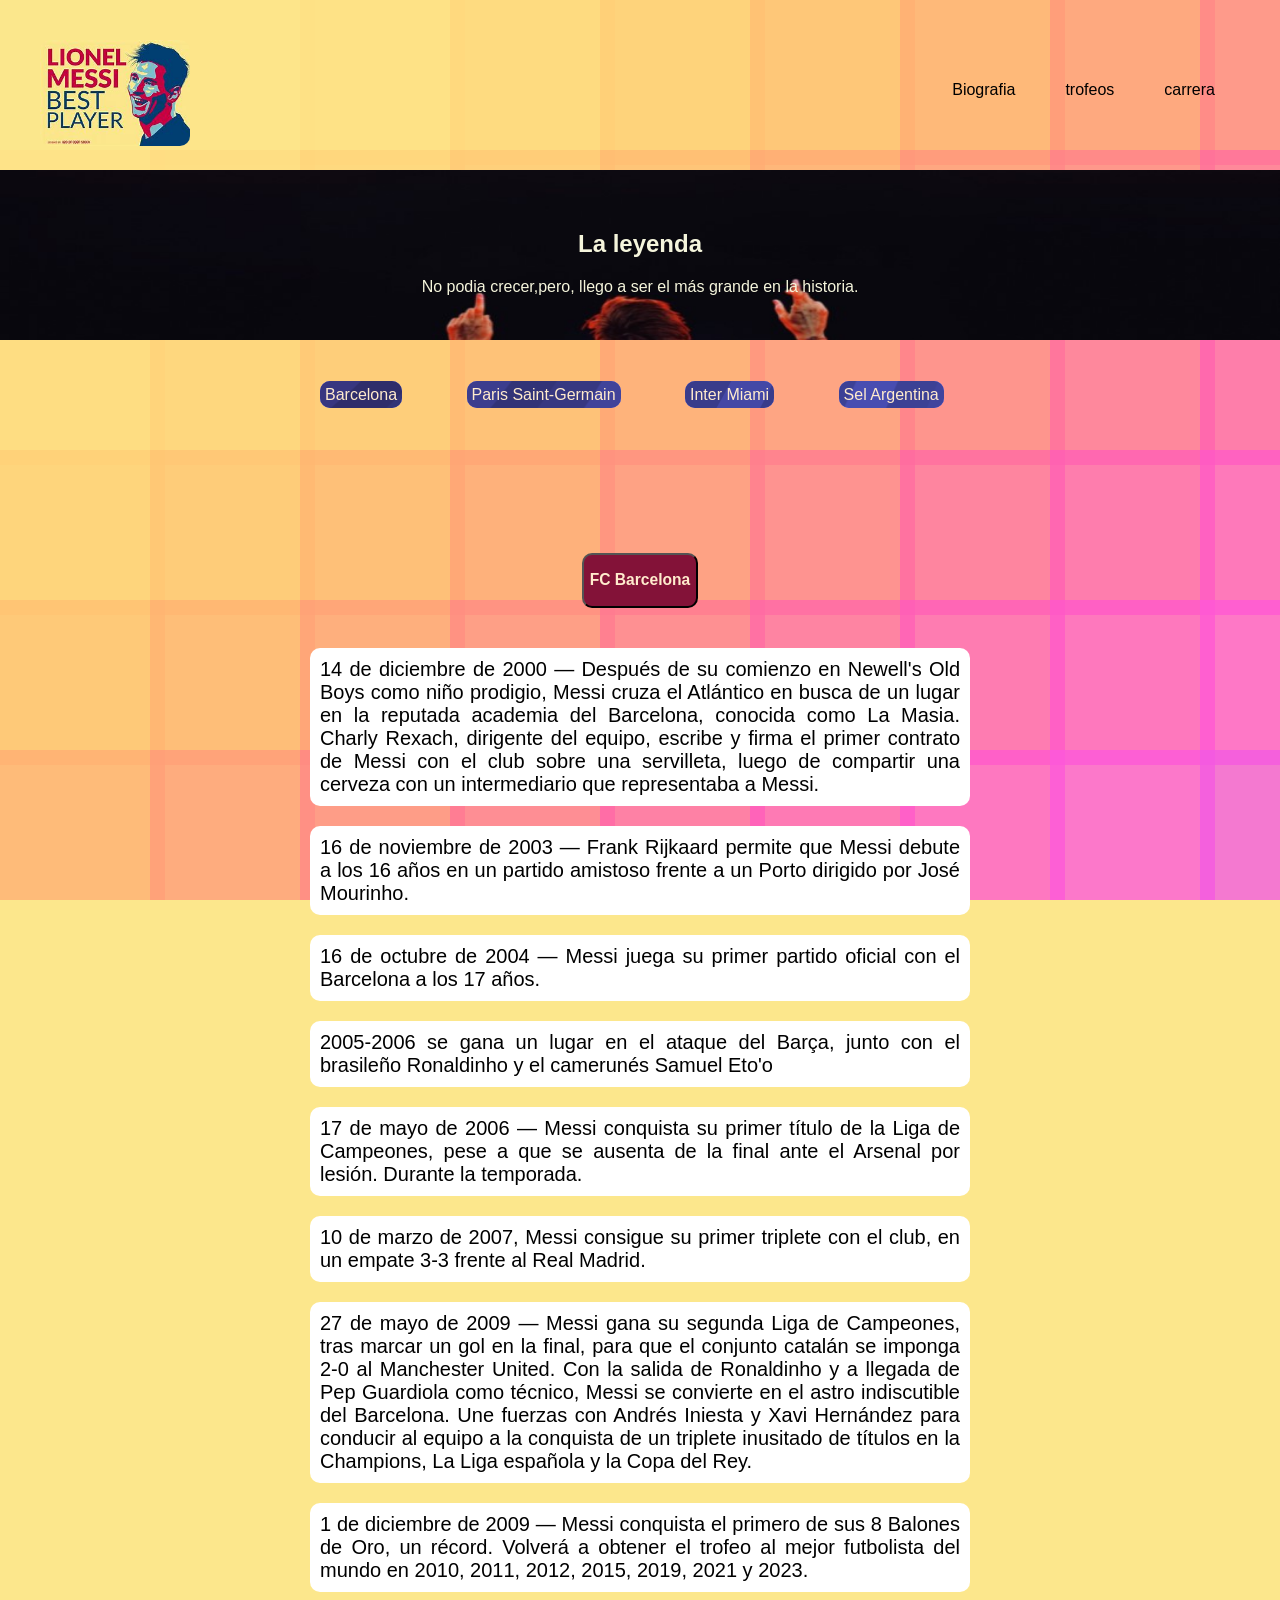
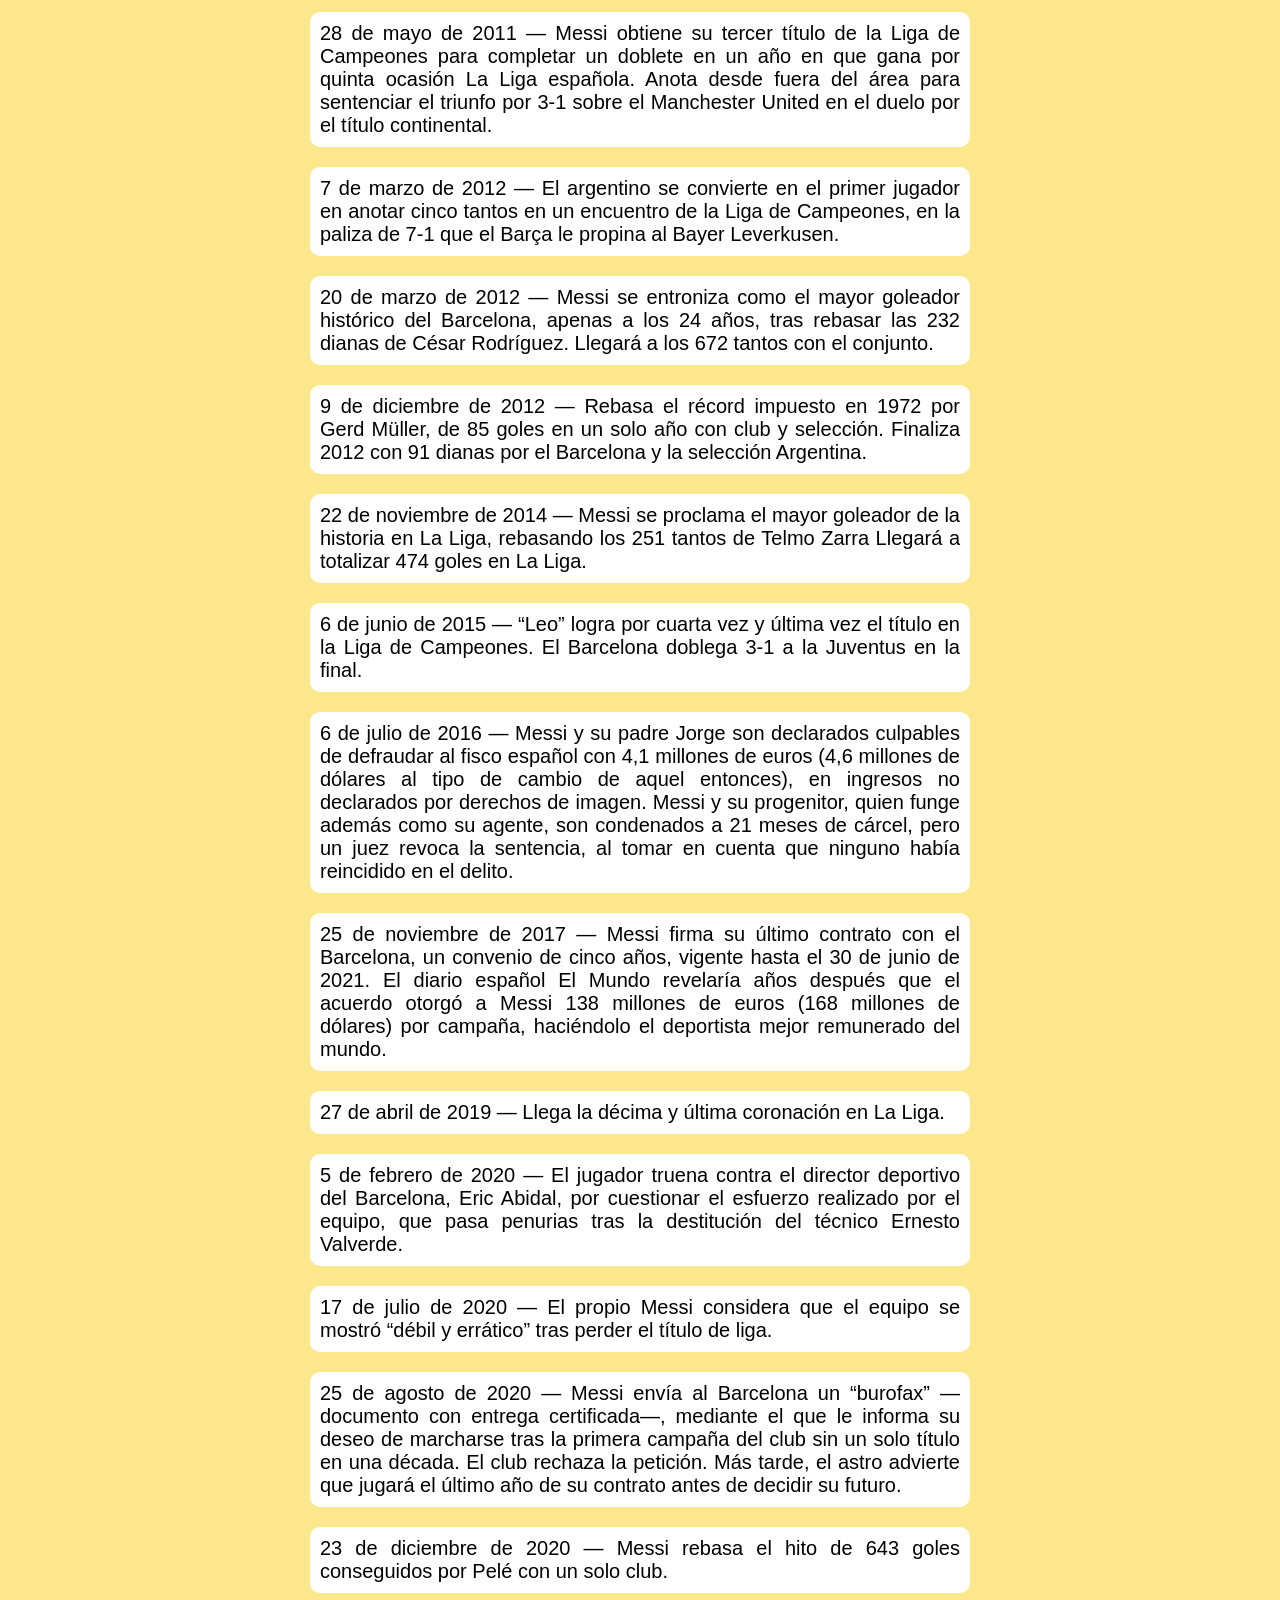
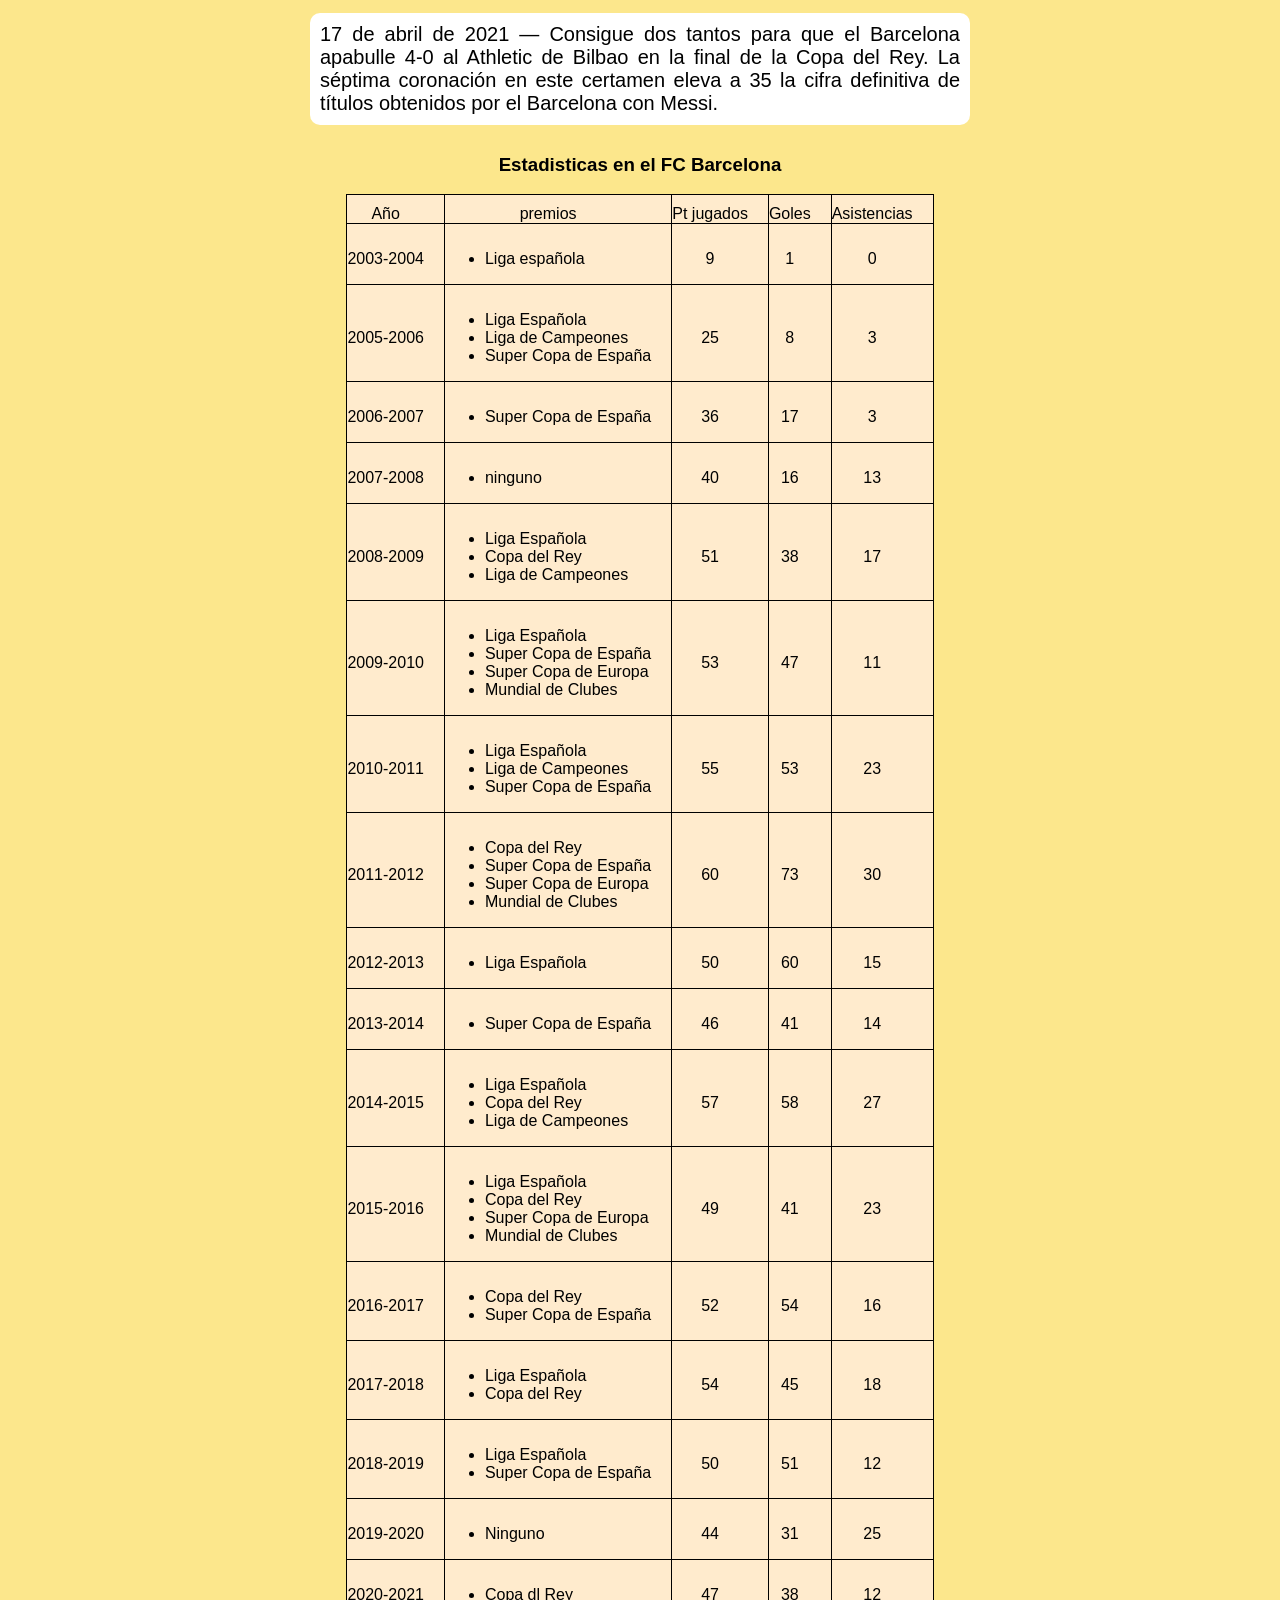
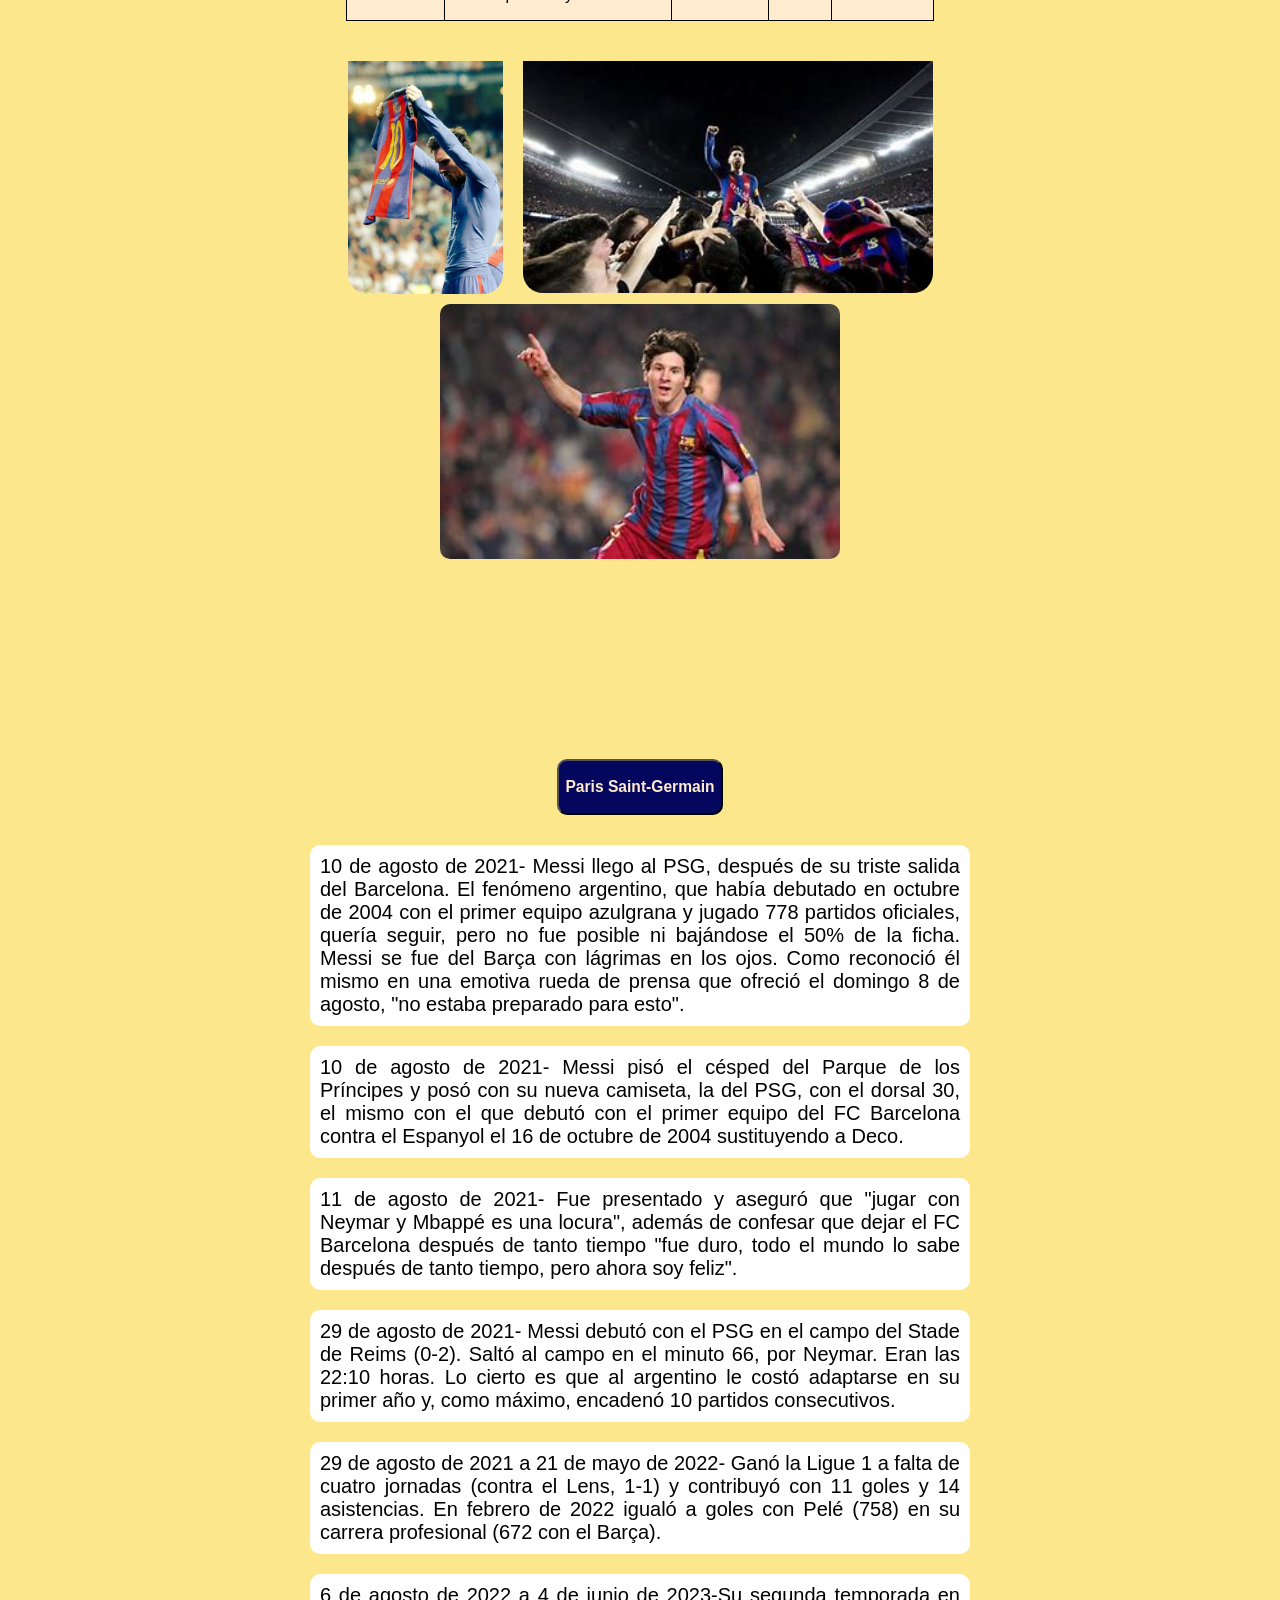
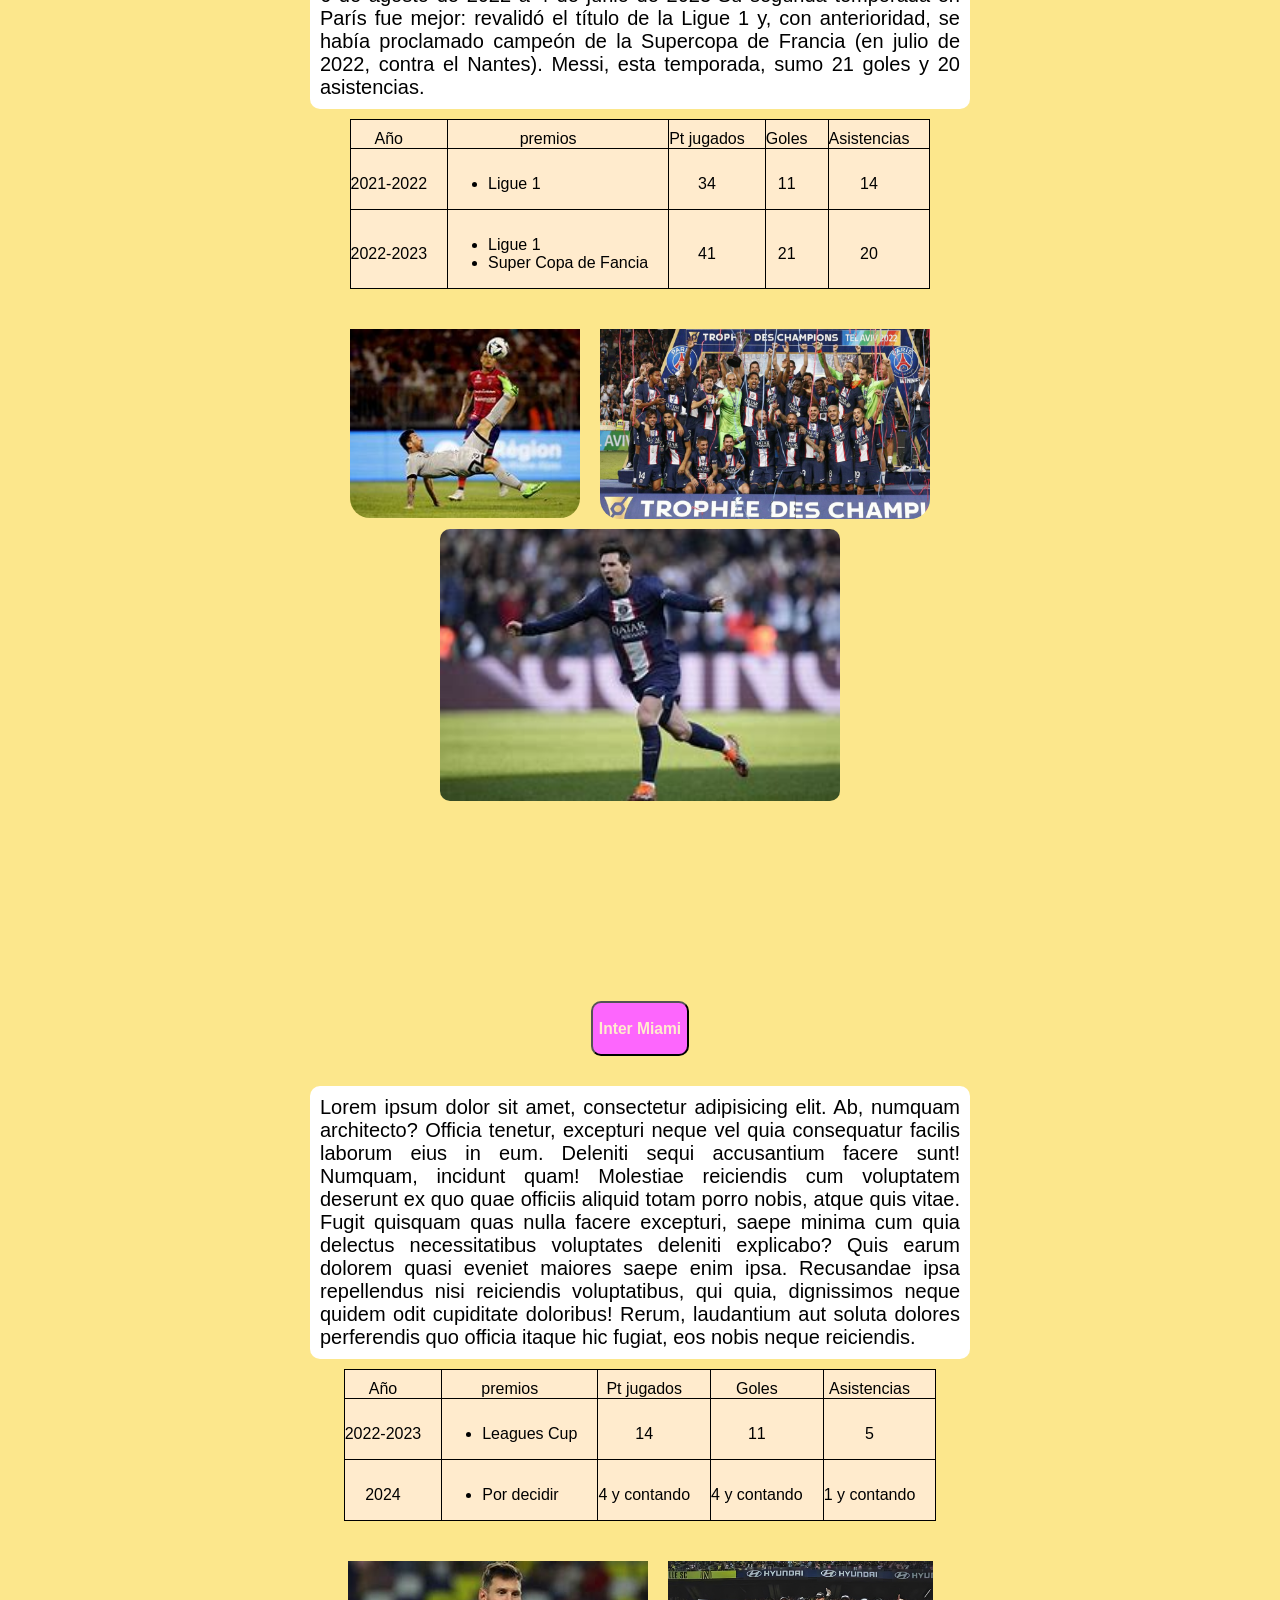
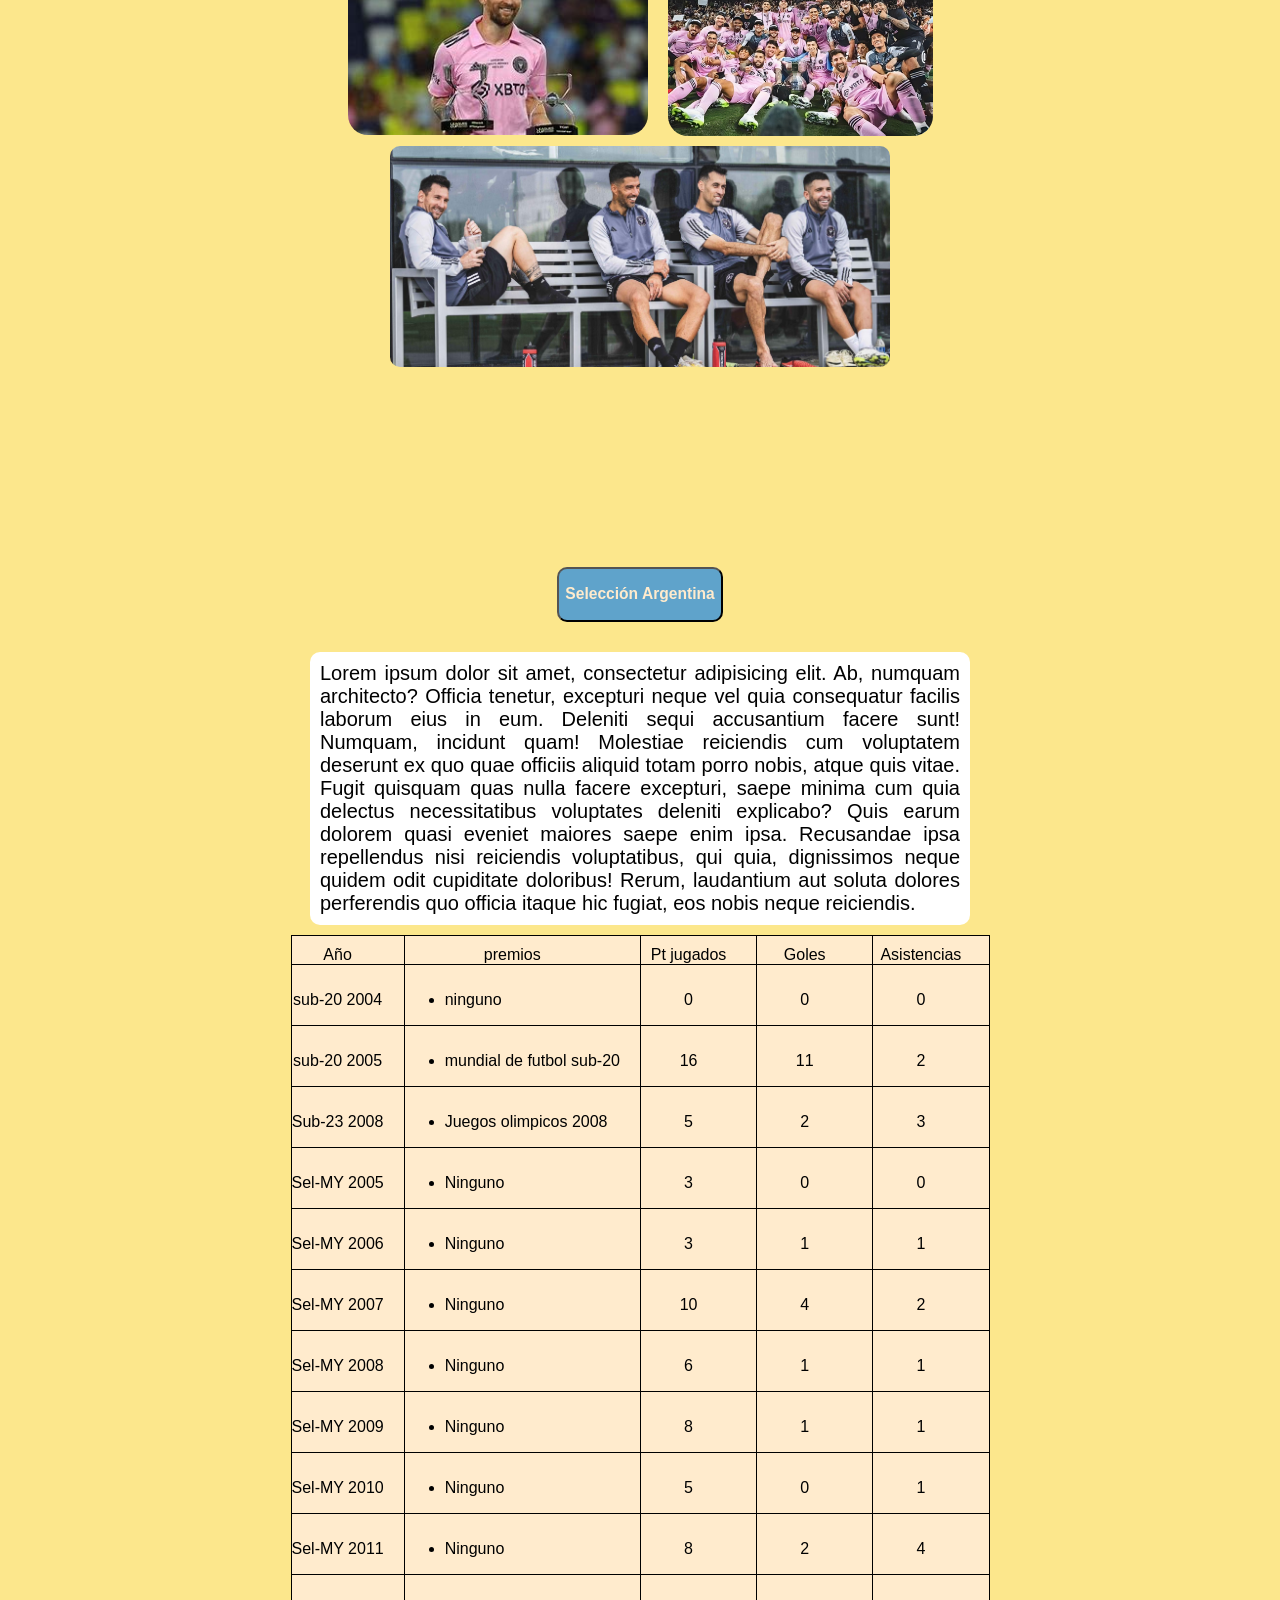
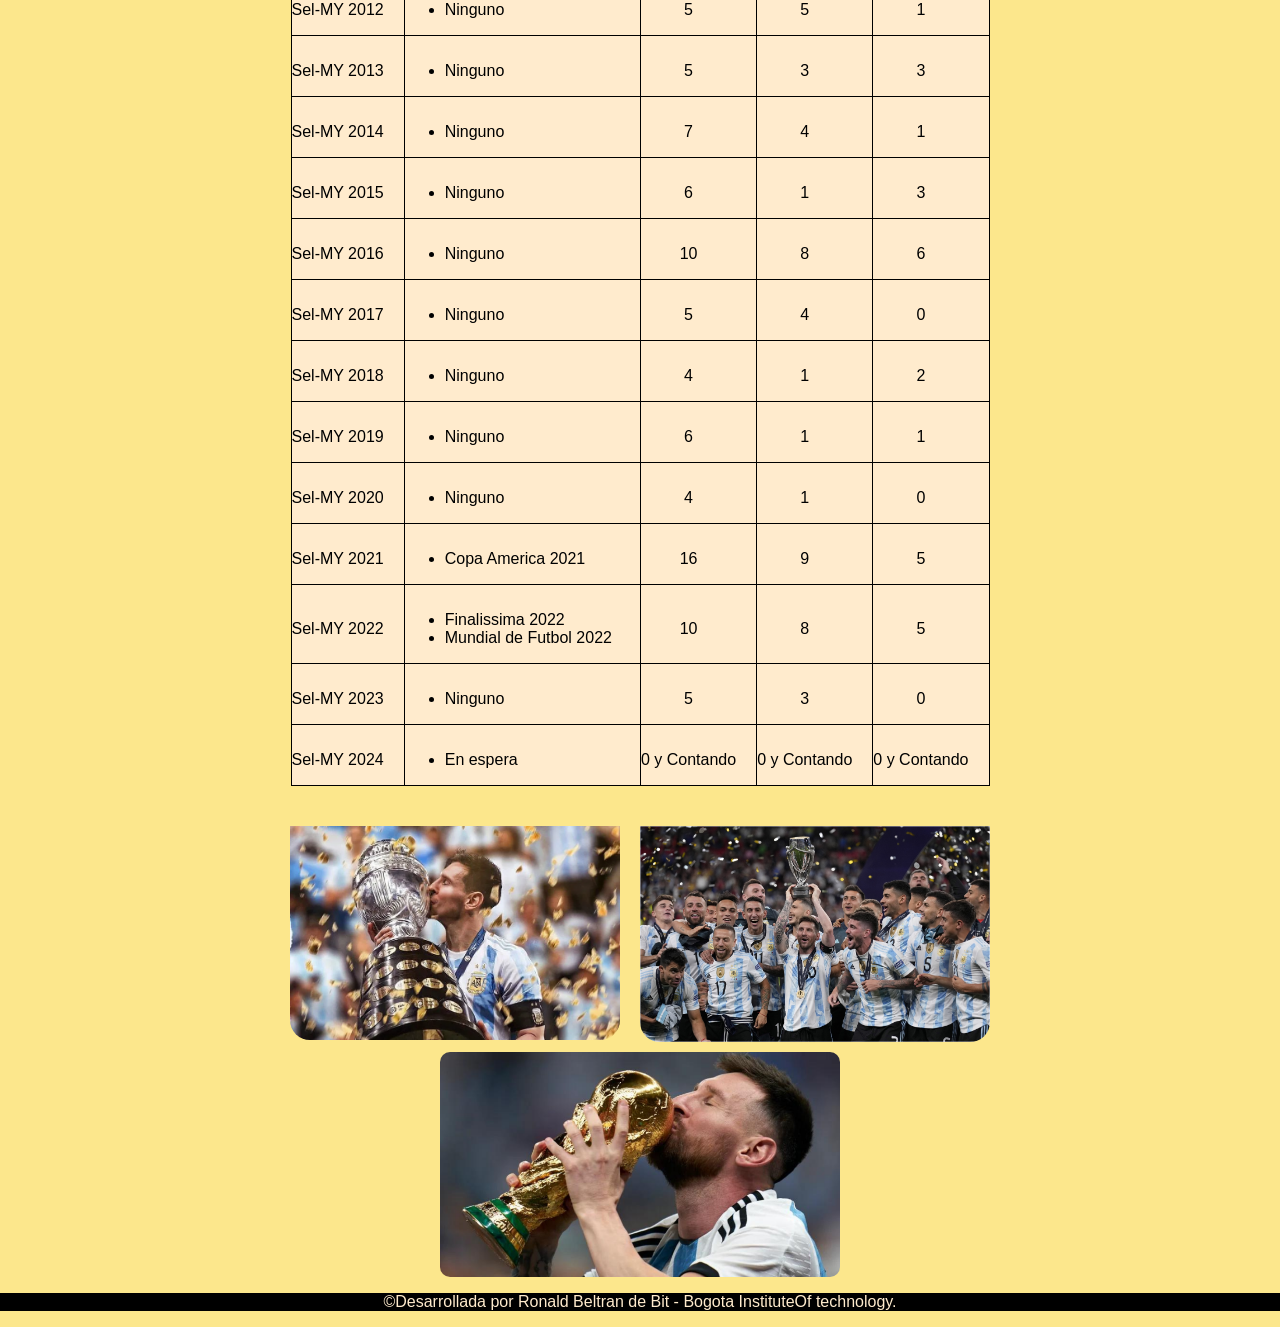
<file: index.html>
<!DOCTYPE html>
<html lang="es">
  <head>
    <meta charset="UTF-8" />
    <meta name="viewport" content="width=device-width, initial-scale=1.0" />
    <title>Lio Messi</title>
    <link rel="stylesheet" href="./styles.css">
  </head>
  <body>
  <div>
    <body>
      <img src="./IMG/Lio_messi.jpg" alt="" width="150px " />
    </body>
    <ul class="parte_arriba1">
      <li class="parte_arriba">Biografia</li>
      <li class="parte_arriba">trofeos</li>
      <li class="parte_arriba">carrera</li>
    </ul>
  </div>
</div>
  <div class="fondo">
<h2> La leyenda</h2>
<p>No podia crecer,pero, llego a ser el más grande en la historia.
</p>
  </div>
<div id="listado_messi">
    <span>
        <a  href="#listado_messi1-1">  Barcelona</a>
        <a  href="#listado_messi2-2">Paris Saint-Germain</a>
        <a  href="#listado_messi3-3">Inter Miami</a>
        <a  href="#listado_messi4-4">Sel Argentina</a>
</span>
</div>
<main> 
<BUtton id="listado_messi1-1"><h3 >FC Barcelona</h3></BUtton>

<p class="parrafos-biografias">14 de diciembre de 2000 — Después de su comienzo en Newell's Old Boys como niño prodigio, Messi cruza el Atlántico en busca de un lugar en la reputada academia del Barcelona, conocida como La Masia. Charly Rexach, dirigente del equipo, escribe y firma el primer contrato de Messi con el club sobre una servilleta, luego de compartir una cerveza con un intermediario que representaba a Messi.</p>
<p class="parrafos-biografias">16 de noviembre de 2003 — Frank Rijkaard permite que Messi debute a los 16 años en un partido amistoso frente a un Porto dirigido por José Mourinho.</p>
<p class="parrafos-biografias">16 de octubre de 2004 — Messi juega su primer partido oficial con el Barcelona a los 17 años.</p>
<p class="parrafos-biografias">2005-2006 se gana un lugar en el ataque del Barça, junto con el brasileño Ronaldinho y el camerunés Samuel Eto'o</p>
<p class="parrafos-biografias">17 de mayo de 2006 — Messi conquista su primer título de la Liga de Campeones, pese a que se ausenta de la final ante el Arsenal por lesión. Durante la temporada.</p>
<p class="parrafos-biografias">10 de marzo de 2007, Messi consigue su primer triplete con el club, en un empate 3-3 frente al Real Madrid.</p>
<p class="parrafos-biografias">27 de mayo de 2009 — Messi gana su segunda Liga de Campeones, tras marcar un gol en la final, para que el conjunto catalán se imponga 2-0 al Manchester United. Con la salida de Ronaldinho y a llegada de Pep Guardiola como técnico, Messi se convierte en el astro indiscutible del Barcelona. Une fuerzas con Andrés Iniesta y Xavi Hernández para conducir al equipo a la conquista de un triplete inusitado de títulos en la Champions, La Liga española y la Copa del Rey.</p>
<p class="parrafos-biografias">1 de diciembre de 2009 — Messi conquista el primero de sus 8 Balones de Oro, un récord. Volverá a obtener el trofeo al mejor futbolista del mundo en 2010, 2011, 2012, 2015, 2019, 2021 y 2023.</p>
<p class="parrafos-biografias">28 de mayo de 2011 — Messi obtiene su tercer título de la Liga de Campeones para completar un doblete en un año en que gana por quinta ocasión La Liga española. Anota desde fuera del área para sentenciar el triunfo por 3-1 sobre el Manchester United en el duelo por el título continental.</p>
<p class="parrafos-biografias">7 de marzo de 2012 — El argentino se convierte en el primer jugador en anotar cinco tantos en un encuentro de la Liga de Campeones, en la paliza de 7-1 que el Barça le propina al Bayer Leverkusen.</p>
<p class="parrafos-biografias">20 de marzo de 2012 — Messi se entroniza como el mayor goleador histórico del Barcelona, apenas a los 24 años, tras rebasar las 232 dianas de César Rodríguez. Llegará a los 672 tantos con el conjunto.</p>
<p class="parrafos-biografias">9 de diciembre de 2012 — Rebasa el récord impuesto en 1972 por Gerd Müller, de 85 goles en un solo año con club y selección. Finaliza 2012 con 91 dianas por el Barcelona y la selección Argentina.</p>
<p class="parrafos-biografias">22 de noviembre de 2014 — Messi se proclama el mayor goleador de la historia en La Liga, rebasando los 251 tantos de Telmo Zarra Llegará a totalizar 474 goles en La Liga.</p>
<p class="parrafos-biografias">6 de junio de 2015 — “Leo” logra por cuarta vez y última vez el título en la Liga de Campeones. El Barcelona doblega 3-1 a la Juventus en la final.</p>
<p class="parrafos-biografias">6 de julio de 2016 — Messi y su padre Jorge son declarados culpables de defraudar al fisco español con 4,1 millones de euros (4,6 millones de dólares al tipo de cambio de aquel entonces), en ingresos no declarados por derechos de imagen. Messi y su progenitor, quien funge además como su agente, son condenados a 21 meses de cárcel, pero un juez revoca la sentencia, al tomar en cuenta que ninguno había reincidido en el delito.</p>
<p class="parrafos-biografias">25 de noviembre de 2017 — Messi firma su último contrato con el Barcelona, un convenio de cinco años, vigente hasta el 30 de junio de 2021. El diario español El Mundo revelaría años después que el acuerdo otorgó a Messi 138 millones de euros (168 millones de dólares) por campaña, haciéndolo el deportista mejor remunerado del mundo.</p>
<p class="parrafos-biografias">27 de abril de 2019 — Llega la décima y última coronación en La Liga.</p>
<p class="parrafos-biografias">5 de febrero de 2020 — El jugador truena contra el director deportivo del Barcelona, Eric Abidal, por cuestionar el esfuerzo realizado por el equipo, que pasa penurias tras la destitución del técnico Ernesto Valverde.</p>
<p class="parrafos-biografias">17 de julio de 2020 — El propio Messi considera que el equipo se mostró “débil y errático” tras perder el título de liga.</p>
<p class="parrafos-biografias">25 de agosto de 2020 — Messi envía al Barcelona un “burofax” —documento con entrega certificada—, mediante el que le informa su deseo de marcharse tras la primera campaña del club sin un solo título en una década. El club rechaza la petición. Más tarde, el astro advierte que jugará el último año de su contrato antes de decidir su futuro.</p>
<p class="parrafos-biografias">23 de diciembre de 2020 — Messi rebasa el hito de 643 goles conseguidos por Pelé con un solo club.</p>
<p class="parrafos-biografias">17 de abril de 2021 — Consigue dos tantos para que el Barcelona apabulle 4-0 al Athletic de Bilbao en la final de la Copa del Rey. La séptima coronación en este certamen eleva a 35 la cifra definitiva de títulos obtenidos por el Barcelona con Messi.</p>
<h3>Estadisticas en el FC Barcelona</h3>
<table>
    
    <thead>
        <td>Año</td>
        <td>premios</td>
        <td>Pt jugados</td>
        <td>Goles</td>
        <td>Asistencias</td>

    </thead>

    <tr>
        <td>2003-2004</td>
        <td>
            <ul>
                <li>Liga española </li>
             
            </ul>
        </td>
        <td> 9 </td>
        <td> 1 </td>
        <td> 0 </td>

    </tr>

    <tr>
        <td>2005-2006</td>
        <td>
            <ul>
                <li>Liga Española </li>
                <li>Liga de Campeones</li>
                <li>Super Copa de España</li>
            </ul>
        </td>
        <td>25</td>
        <td> 8 </td>
        <td> 3 </td>
    </tr>

    <tr>
        <td>2006-2007</td>
        <td>
            <ul>
                <li>Super Copa de España</li>
            </ul>
        </td>
        <td> 36 </td>
        <td> 17 </td>
        <td> 3 </td>
    </tr>

    <tr>
        <td>2007-2008</td>
        <td>
            <ul>
                <li> ninguno </li>
            </ul>
        </td>
        <td> 40 </td>
        <td> 16 </td>
        <td> 13 </td>
    </tr>

    <tr>
        <td>2008-2009</td>
        <td>
            <ul>
                <li>Liga Española </li>
                <li>Copa del Rey </li>
                <li>Liga de Campeones</li>
            </ul>
        </td>
        <td>51</td>
        <td> 38 </td>
        <td> 17 </td>
    </tr>

    <tr>
        <td>2009-2010</td>
        <td>
            <ul>
                <li>Liga Española </li>
                <li>Super Copa de España </li>
                <li>Super Copa de Europa</li>
                <li>Mundial de Clubes</li>
            </ul>
        </td>
        <td>53  </td>
        <td> 47 </td>
        <td> 11 </td>
    </tr>

    <tr>
        <td>2010-2011</td>
        <td>
            <ul>
                <li>Liga Española </li>
                <li>Liga de Campeones </li>
                <li>Super Copa de España</li>
            </ul>
        </td>
        <td>55  </td>
        <td>53  </td>
        <td>23  </td>
    </tr>

    <tr>
        <td>2011-2012</td>
        <td>
            <ul>
                <li>Copa del Rey </li>
                <li> Super Copa de España</li>
                <li>Super Copa de Europa</li>
                <li>Mundial de Clubes</li>
            </ul>
        </td>
        <td> 60 </td>
        <td> 73 </td>
        <td> 30 </td>
    </tr>

    <tr>
        <td>2012-2013</td>
        <td>
            <ul>
                <li>Liga Española </li>
            </ul>
        </td>
        <td> 50 </td>
        <td> 60 </td>
        <td> 15 </td>
    </tr>

    <tr>
        <td>2013-2014</td>
        <td>
            <ul>
                <li>Super Copa de España </li>
            </ul>
        </td>
        <td> 46 </td>
        <td> 41 </td>
        <td> 14 </td>
    </tr>

    <tr>
        <td>2014-2015</td>
        <td>
            <ul>
                <li>Liga Española</li>
                <li>Copa del Rey </li>
                <li>Liga de Campeones</li>
            </ul>
        </td>
        <td> 57 </td>
        <td> 58 </td>
        <td> 27 </td>
    </tr>

    <tr>
        <td>2015-2016</td>
        <td>
            <ul>
                <li>Liga Española </li>
                <li> Copa del Rey </li>
                <li>Super Copa de Europa </li>
                <li>Mundial de Clubes</li>
            </ul>
        </td>
        <td> 49 </td>
        <td> 41 </td>
        <td> 23 </td>
    </tr>

    <tr>
        <td>2016-2017</td>
        <td>
            <ul>
                <li>Copa del Rey </li>
                <li>Super Copa de España </li>
            </ul>
        </td>
        <td> 52 </td>
        <td> 54 </td>
        <td> 16 </td>
    </tr>

    <tr>
        <td>2017-2018</td>
        <td>
            <ul>
                <li>Liga Española  </li>
                <li>Copa del Rey  </li>
            </ul>
        </td>
        <td>54  </td>
        <td> 45 </td>
        <td> 18 </td>
    </tr>

    <tr>
        <td>2018-2019</td>
        <td>
            <ul>
                <li>Liga Española  </li>
                <li> Super Copa de España  </li>
            </ul>
        </td>
        <td> 50 </td>
        <td> 51 </td>
        <td> 12 </td>
    </tr>

    <tr>
        <td>2019-2020</td>
        <td>
            <ul>
                <li>Ninguno </li>
            </ul>
        </td>
        <td> 44 </td>
        <td> 31 </td>
        <td> 25 </td>
    </tr>

    <tr>
        <td>2020-2021</td>
        <td>
            <ul>
                <li>Copa dl Rey </li>
                
            </ul>
        </td>
        <td> 47 </td>
        <td> 38 </td>
        <td> 12 </td>
    </tr>


    
</table>
<span>
 <img src="./IMG/messiico.jpg" alt="" width="155px" class="thegoat1" >
 <img src="./IMG/messiico2.jpg" alt="" width="410px" class="thegoat1">
</span>
<img src="./IMG/messiico3.jpg" alt="" width="400px">

<BUtton id="listado_messi2-2"><h3 id="psgg">Paris Saint-Germain</h3></BUtton>
<p class="parrafos-biografias">10 de agosto de 2021- Messi llego al PSG, después de su triste salida del Barcelona. El fenómeno argentino, que había debutado en octubre de 2004 con el primer equipo azulgrana y jugado 778 partidos oficiales, quería seguir, pero no fue posible ni bajándose el 50% de la ficha. Messi se fue del Barça con lágrimas en los ojos. Como reconoció él mismo en una emotiva rueda de prensa que ofreció el domingo 8 de agosto, "no estaba preparado para esto".</p>
<p class="parrafos-biografias">10 de agosto de 2021- Messi pisó el césped del Parque de los Príncipes y posó con su nueva camiseta, la del PSG, con el dorsal 30, el mismo con el que debutó con el primer equipo del FC Barcelona contra el Espanyol el 16 de octubre de 2004 sustituyendo a Deco. </p>
<p class="parrafos-biografias">11 de agosto de 2021- Fue presentado y aseguró que "jugar con Neymar y Mbappé es una locura", además de confesar que dejar el FC Barcelona después de tanto tiempo "fue duro, todo el mundo lo sabe después de tanto tiempo, pero ahora soy feliz".</p>
<p class="parrafos-biografias">29 de agosto de 2021- Messi debutó con el PSG en el campo del Stade de Reims (0-2). Saltó al campo en el minuto 66, por Neymar. Eran las 22:10 horas. Lo cierto es que al argentino le costó adaptarse en su primer año y, como máximo, encadenó 10 partidos consecutivos.</p>
<p class="parrafos-biografias">29 de agosto de 2021 a 21 de mayo de 2022- Ganó la Ligue 1 a falta de cuatro jornadas (contra el Lens, 1-1) y contribuyó con 11 goles y 14 asistencias. En febrero de 2022 igualó a goles con Pelé (758) en su carrera profesional (672 con el Barça).</p>
<p class="parrafos-biografias">6 de agosto de 2022 a 4 de junio de 2023-Su segunda temporada en París fue mejor: revalidó el título de la Ligue 1 y, con anterioridad, se había proclamado campeón de la Supercopa de Francia (en julio de 2022, contra el Nantes). Messi, esta temporada, sumo 21 goles y 20 asistencias.</p>

<table>
    
    <thead>
        <td>Año</td>
        <td>premios</td>
        <td>Pt jugados</td>
        <td>Goles</td>
        <td>Asistencias</td>

    </thead>

    <tr>
        <td>2021-2022</td>
        <td>
            <ul>
                <li>Ligue 1 </li>
             
            </ul>
        </td>
        <td> 34 </td>
        <td> 11 </td>
        <td> 14 </td>

    </tr>

    <tr>
        <td>2022-2023</td>
        <td>
            <ul>
                <li>Ligue 1 </li>
                <li>Super Copa de Fancia</li>
                
            </ul>
        </td>
        <td>41</td>
        <td> 21 </td>
        <td> 20 </td>
    </tr>
</table>
<span>
<img src="./IMG/messiicopsg.jpg" alt="" width="230px" class="thegoat1">
<img src="./IMG/Messiicopsg2.jpg" alt="" width="330px" class="thegoat1">
</span>
<img src="./IMG/messiicopsg3.jpg" alt="" width="400px">

 <button id="listado_messi3-3"><h3 id="intmm">Inter Miami</h3></button>
 <p class="parrafos-biografias">Lorem ipsum dolor sit amet, consectetur adipisicing elit. Ab, numquam architecto? Officia tenetur, excepturi neque vel quia consequatur facilis laborum eius in eum. Deleniti sequi accusantium facere sunt! Numquam, incidunt quam! Molestiae reiciendis cum voluptatem deserunt ex quo quae officiis aliquid totam porro nobis, atque quis vitae. Fugit quisquam quas nulla facere excepturi, saepe minima cum quia delectus necessitatibus voluptates deleniti explicabo? Quis earum dolorem quasi eveniet maiores saepe enim ipsa. Recusandae ipsa repellendus nisi reiciendis voluptatibus, qui quia, dignissimos neque quidem odit cupiditate doloribus! Rerum, laudantium aut soluta dolores perferendis quo officia itaque hic fugiat, eos nobis neque reiciendis.</p>
<table>
    
    <thead>
        <td>Año</td>
        <td>premios</td>
        <td>Pt jugados</td>
        <td>Goles</td>
        <td>Asistencias</td>

    </thead>

    <tr>
        <td>2022-2023</td>
        <td>
            <ul>
                <li>Leagues Cup </li>
             
            </ul>
        </td>
        <td> 14 </td>
        <td> 11 </td>
        <td> 5 </td>

    </tr>

    <tr>
        <td>2024</td>
        <td>
            <ul>
                <li> Por decidir</li>
                
                
            </ul>
        </td>
        <td>4 y contando</td>
        <td> 4 y contando </td>
        <td> 1 y contando </td>
    </tr>
</table>
<span>
    <img src="./IMG/messiicointm.jpg" alt="" class="thegoat1" width="300px">
    <img src="./IMG/messiicointm2.jpg.jpeg" alt="" width="265px " class="thegoat1">
</span>
<img src="./IMG/messiicointm3.jpg" alt="" width="500px">

<button id="listado_messi4-4"><h3>Selección Argentina</h3></button>
<p class="parrafos-biografias">Lorem ipsum dolor sit amet, consectetur adipisicing elit. Ab, numquam architecto? Officia tenetur, excepturi neque vel quia consequatur facilis laborum eius in eum. Deleniti sequi accusantium facere sunt! Numquam, incidunt quam! Molestiae reiciendis cum voluptatem deserunt ex quo quae officiis aliquid totam porro nobis, atque quis vitae. Fugit quisquam quas nulla facere excepturi, saepe minima cum quia delectus necessitatibus voluptates deleniti explicabo? Quis earum dolorem quasi eveniet maiores saepe enim ipsa. Recusandae ipsa repellendus nisi reiciendis voluptatibus, qui quia, dignissimos neque quidem odit cupiditate doloribus! Rerum, laudantium aut soluta dolores perferendis quo officia itaque hic fugiat, eos nobis neque reiciendis.</p>
<table>
    
    <thead>
        <td>Año</td>
        <td>premios</td>
        <td>Pt jugados</td>
        <td>Goles</td>
        <td>Asistencias</td>

    </thead>

    <tr>
        <td>sub-20 2004</td>
        <td>
            <ul>
                <li>ninguno </li>
             
            </ul>
        </td>
        <td> 0 </td>
        <td> 0 </td>
        <td> 0 </td>

    </tr>

    <tr>
        <td>sub-20 2005</td>
        <td>
            <ul>
                <li> mundial de futbol sub-20 </li>
                
                
            </ul>
        </td>
        <td>16</td>
        <td>11 </td>
        <td> 2 </td>
    </tr>

    <tr>
        <td>Sub-23 2008</td>
        <td>
            <ul>
                <li>Juegos olimpicos 2008 </li>
                
                
            </ul>
        </td>
        <td>5</td>
        <td>2 </td>
        <td>3  </td>
    </tr>

    <tr>
        <td>Sel-MY 2005</td>
        <td>
            <ul>
                <li>Ninguno </li>
                
                
            </ul>
        </td>
        <td>3</td>
        <td> 0</td>
        <td>  0</td>
    </tr>

    <tr>
        <td>Sel-MY 2006</td>
        <td>
            <ul>
                <li>Ninguno </li>
                
                
            </ul>
        </td>
        <td>3</td>
        <td>1 </td>
        <td>1  </td>
    </tr>

    <tr>
        <td>Sel-MY 2007</td>
        <td>
            <ul>
                <li>Ninguno </li>
                
                
            </ul>
        </td>
        <td>10</td>
        <td>4</td>
        <td>2</td>
    </tr>

    <tr>
        <td>Sel-MY 2008</td>
        <td>
            <ul>
                <li>Ninguno </li>
                
                
            </ul>
        </td>
        <td>6</td>
        <td>1</td>
        <td>1</td>
    </tr>

    <tr>
        <td>Sel-MY 2009</td>
        <td>
            <ul>
                <li>Ninguno  </li>
                
                
            </ul>
        </td>
        <td>8</td>
        <td>1</td>
        <td>1</td>
    </tr>

    <tr>
        <td>Sel-MY 2010</td>
        <td>
            <ul>
                <li>Ninguno </li>
                
                
            </ul>
        </td>
        <td>5</td>
        <td>0</td>
        <td>1</td>
    </tr>

    <tr>
        <td>Sel-MY 2011</td>
        <td>
            <ul>
                <li>Ninguno </li>
                
                
            </ul>
        </td>
        <td>8</td>
        <td>2</td>
        <td>4</td>
    </tr>

    <tr>
        <td>Sel-MY 2012</td>
        <td>
            <ul>
                <li>Ninguno </li>
                
                
            </ul>
        </td>
        <td>5</td>
        <td>5</td>
        <td>1</td>
    </tr>

    <tr>
        <td>Sel-MY 2013</td>
        <td>
            <ul>
                <li>Ninguno </li>
                
                
            </ul>
        </td>
        <td>5</td>
        <td>3</td>
        <td>3</td>
    </tr>

    <tr>
        <td>Sel-MY 2014</td>
        <td>
            <ul>
                <li>Ninguno </li>
                
                
            </ul>
        </td>
        <td>7</td>
        <td>4</td>
        <td>1</td>
    </tr>

    <tr>
        <td>Sel-MY 2015</td>
        <td>
            <ul>
                <li>Ninguno </li>
                
                
            </ul>
        </td>
        <td>6</td>
        <td>1</td>
        <td>3</td>
    </tr>

    <tr>
        <td>Sel-MY 2016</td>
        <td>
            <ul>
                <li>Ninguno </li>
                
                
            </ul>
        </td>
        <td>10</td>
        <td>8</td>
        <td>6</td>
    </tr>

    <tr>
        <td>Sel-MY 2017</td>
        <td>
            <ul>
                <li>Ninguno</li>
                
                
            </ul>
        </td>
        <td>5</td>
        <td>4</td>
        <td>0</td>
    </tr>

    <tr>
        <td>Sel-MY 2018</td>
        <td>
            <ul>
                <li>Ninguno</li>
                
                
            </ul>
        </td>
        <td>4</td>
        <td>1</td>
        <td>2</td>
    </tr>

    <tr>
        <td>Sel-MY 2019</td>
        <td>
            <ul>
                <li>Ninguno </li>
                
                
            </ul>
        </td>
        <td>6</td>
        <td>1</td>
        <td>1</td>
    </tr>

    <tr>
        <td>Sel-MY 2020</td>
        <td>
            <ul>
                <li>Ninguno</li>
                
                
            </ul>
        </td>
        <td>4</td>
        <td>1</td>
        <td>0</td>
    </tr>

    <tr>
        <td>Sel-MY 2021</td>
        <td>
            <ul>
                <li>Copa America 2021</li>
                
                
            </ul>
        </td>
        <td>16</td>
        <td>9</td>
        <td>5</td>
    </tr>

    <tr>
        <td>Sel-MY 2022</td>
        <td>
            <ul>
                <li>Finalissima 2022</li>
                <li>Mundial de Futbol 2022</li>
                
                
            </ul>
        </td>
        <td>10</td>
        <td>8</td>
        <td>5</td>
    </tr>

    <tr>
        <td>Sel-MY 2023</td>
        <td>
            <ul>
                <li>Ninguno</li>
                
                
            </ul>
        </td>
        <td>5</td>
        <td>3</td>
        <td>0</td>
    </tr>

    <tr>
        <td>Sel-MY 2024</td>
        <td>
            <ul>
                <li>En espera</li>
                
                
            </ul>
        </td>
        <td>0 y Contando</td>
        <td>0 y Contando</td>
        <td>0 y Contando</td>
    </tr>
</table>
</span>
<span>
    <img src="./IMG/messiicoarg.jpg" alt="" width="330px" class="thegoat1">
    <img src="./IMG/messiicoarg2.jpg" alt="" width="350px" class="thegoat1">
</span>
<img src="./IMG/messiicoarg3.jpg" alt="" width="400px">
</main>

<p id="el_pie">©Desarrollada por Ronald Beltran de Bit - Bogota InstituteOf technology.</p>


</body>
</html>
</file>
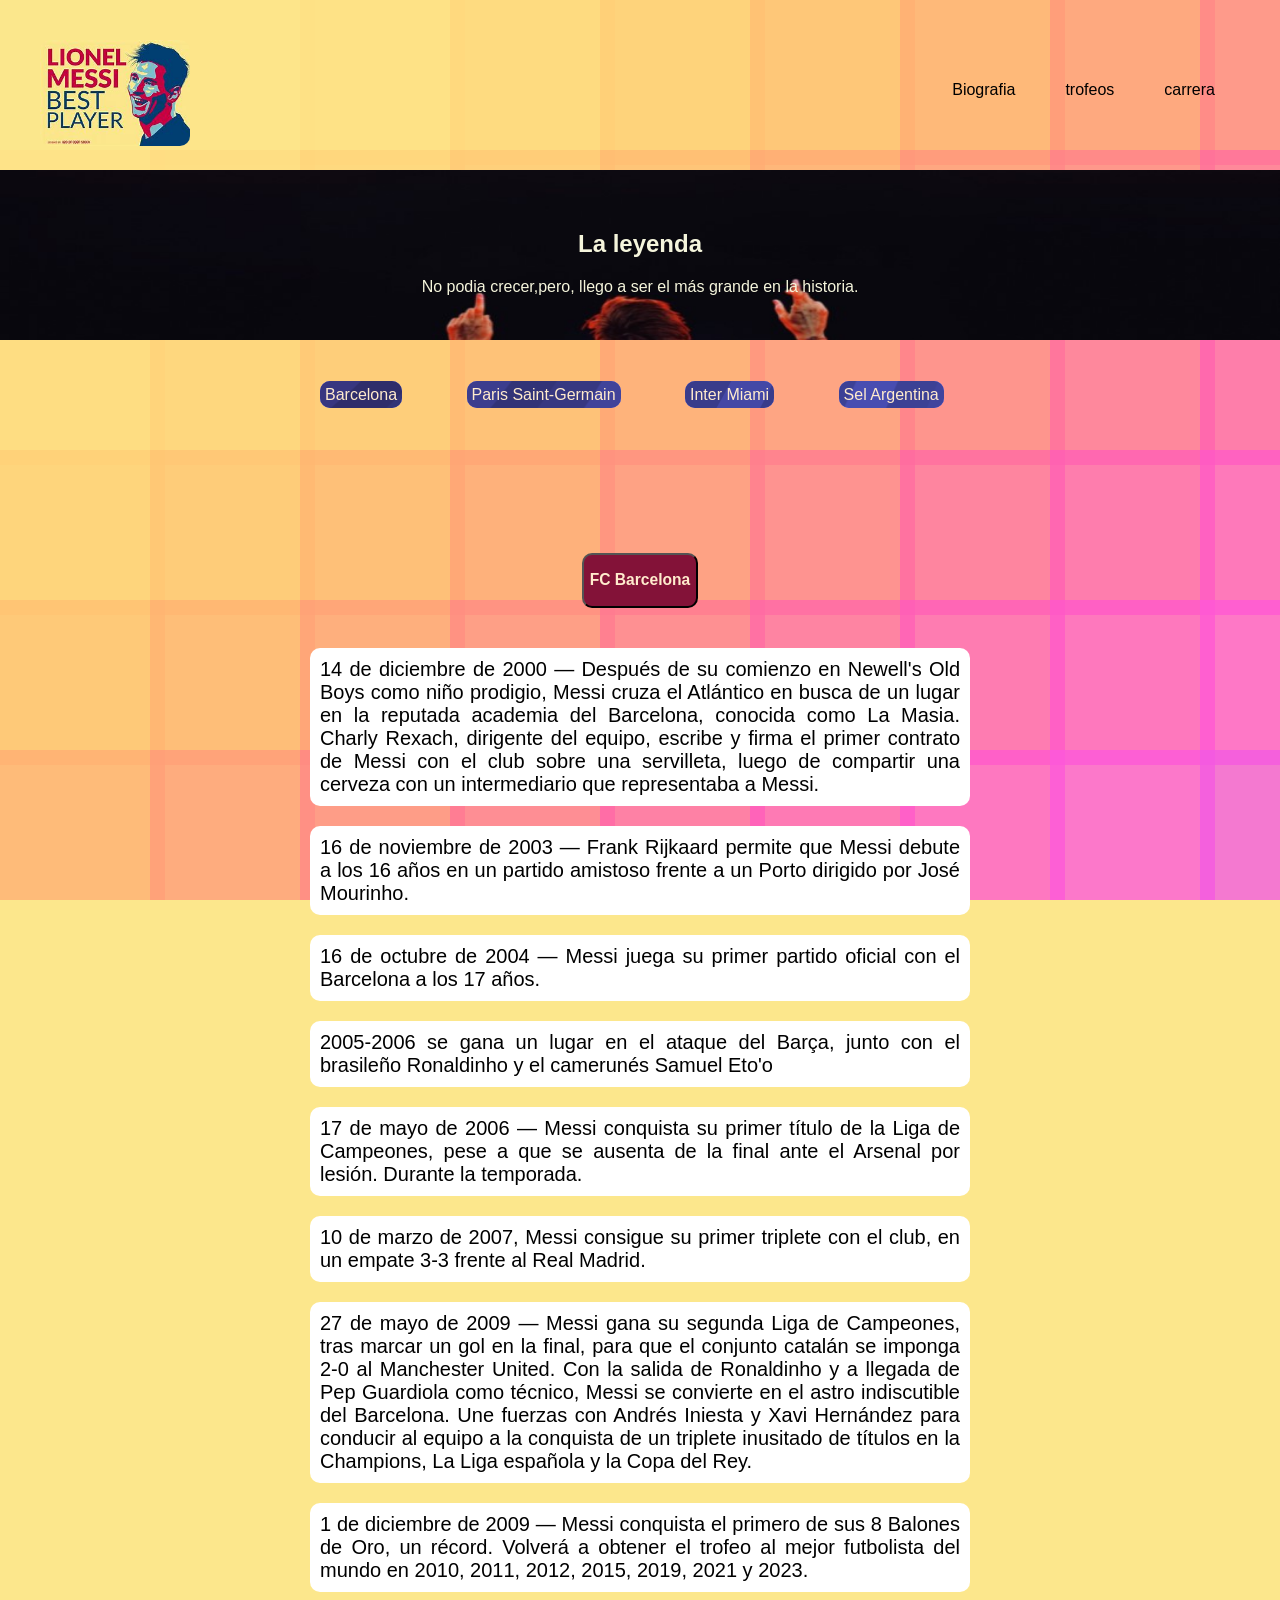
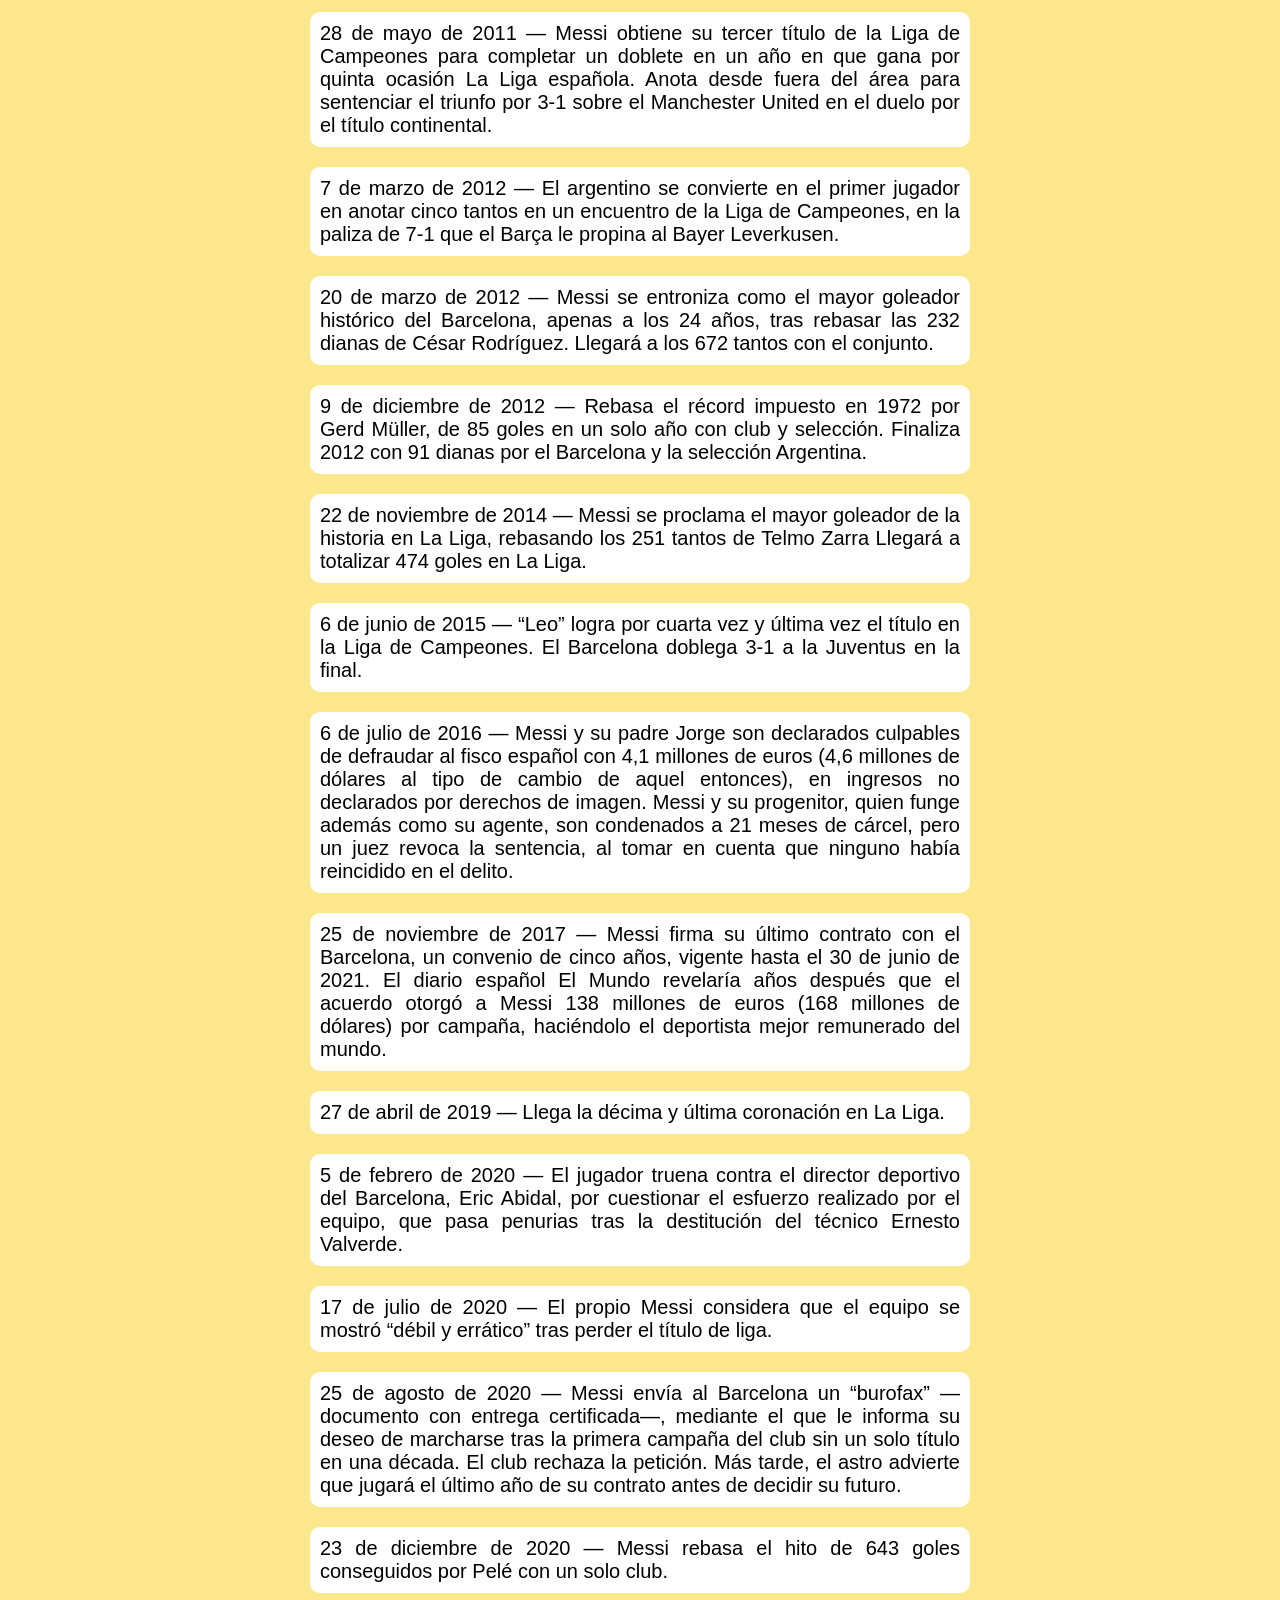
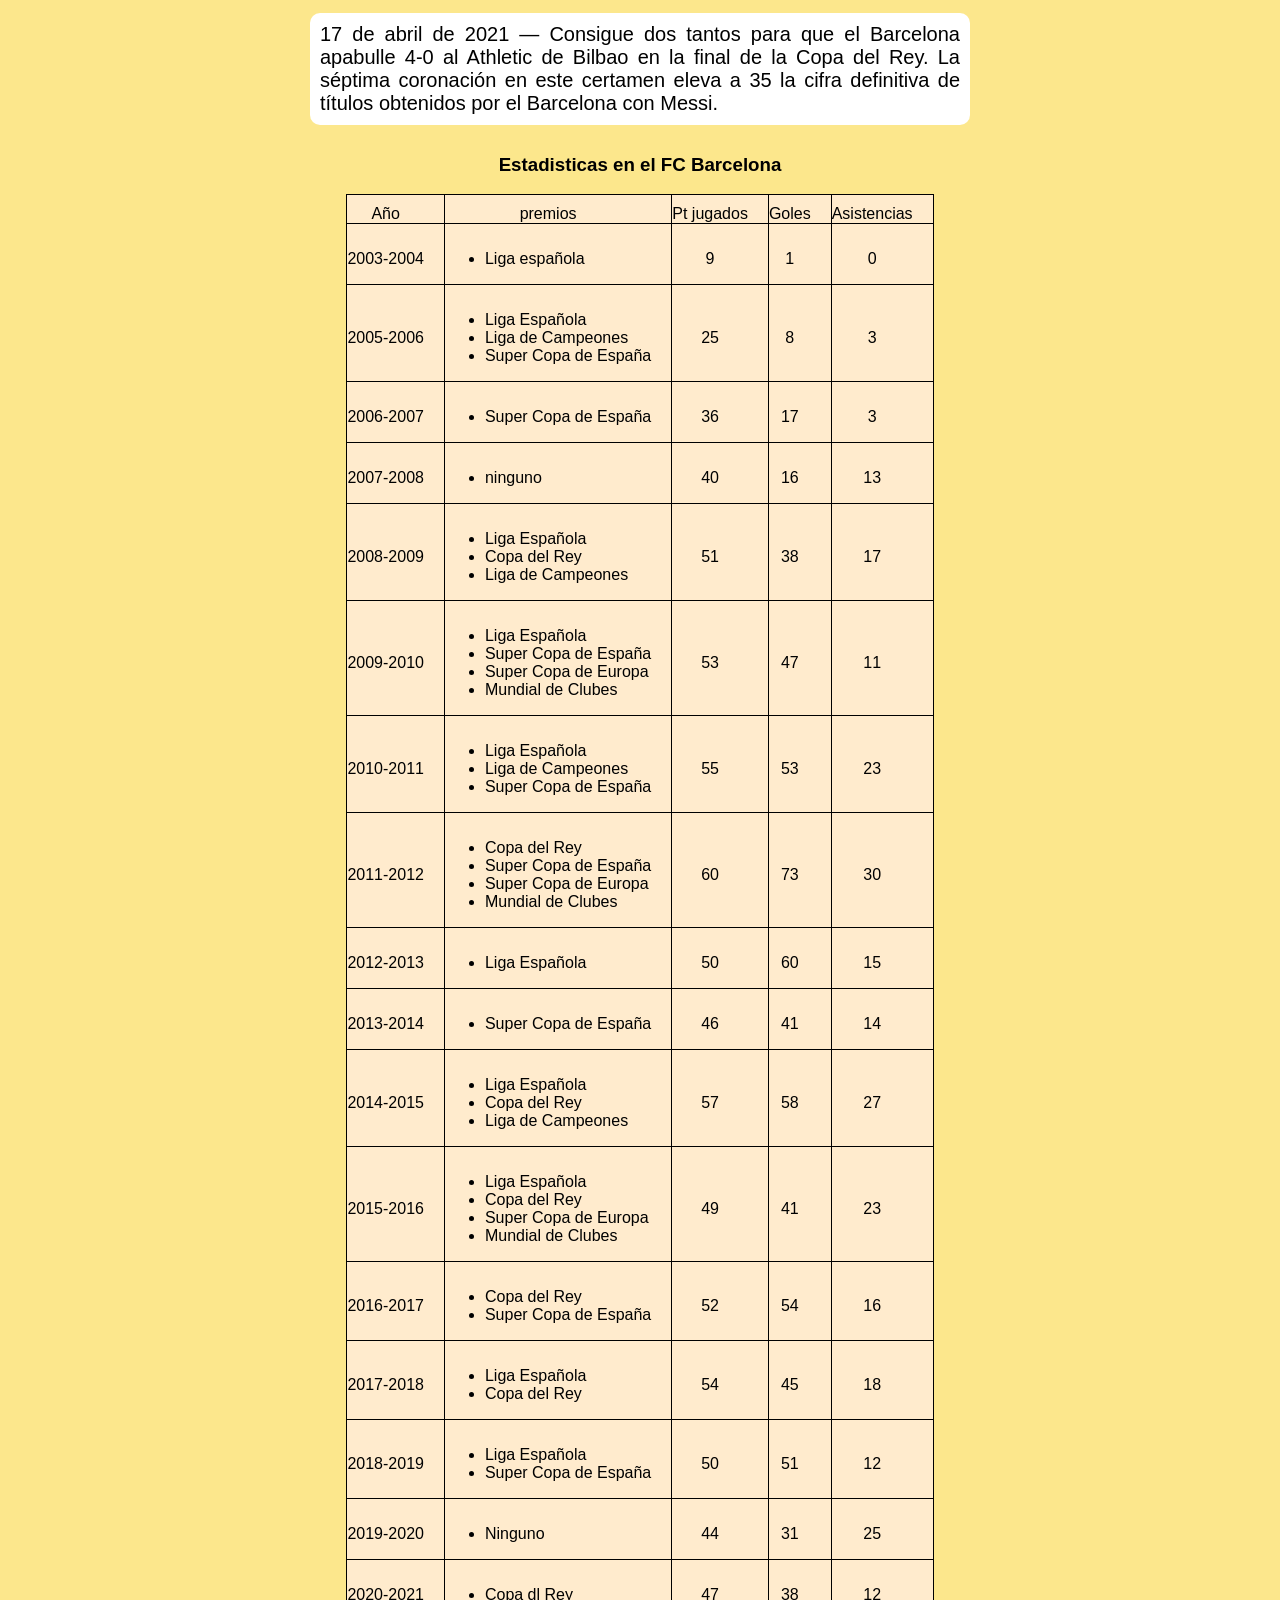
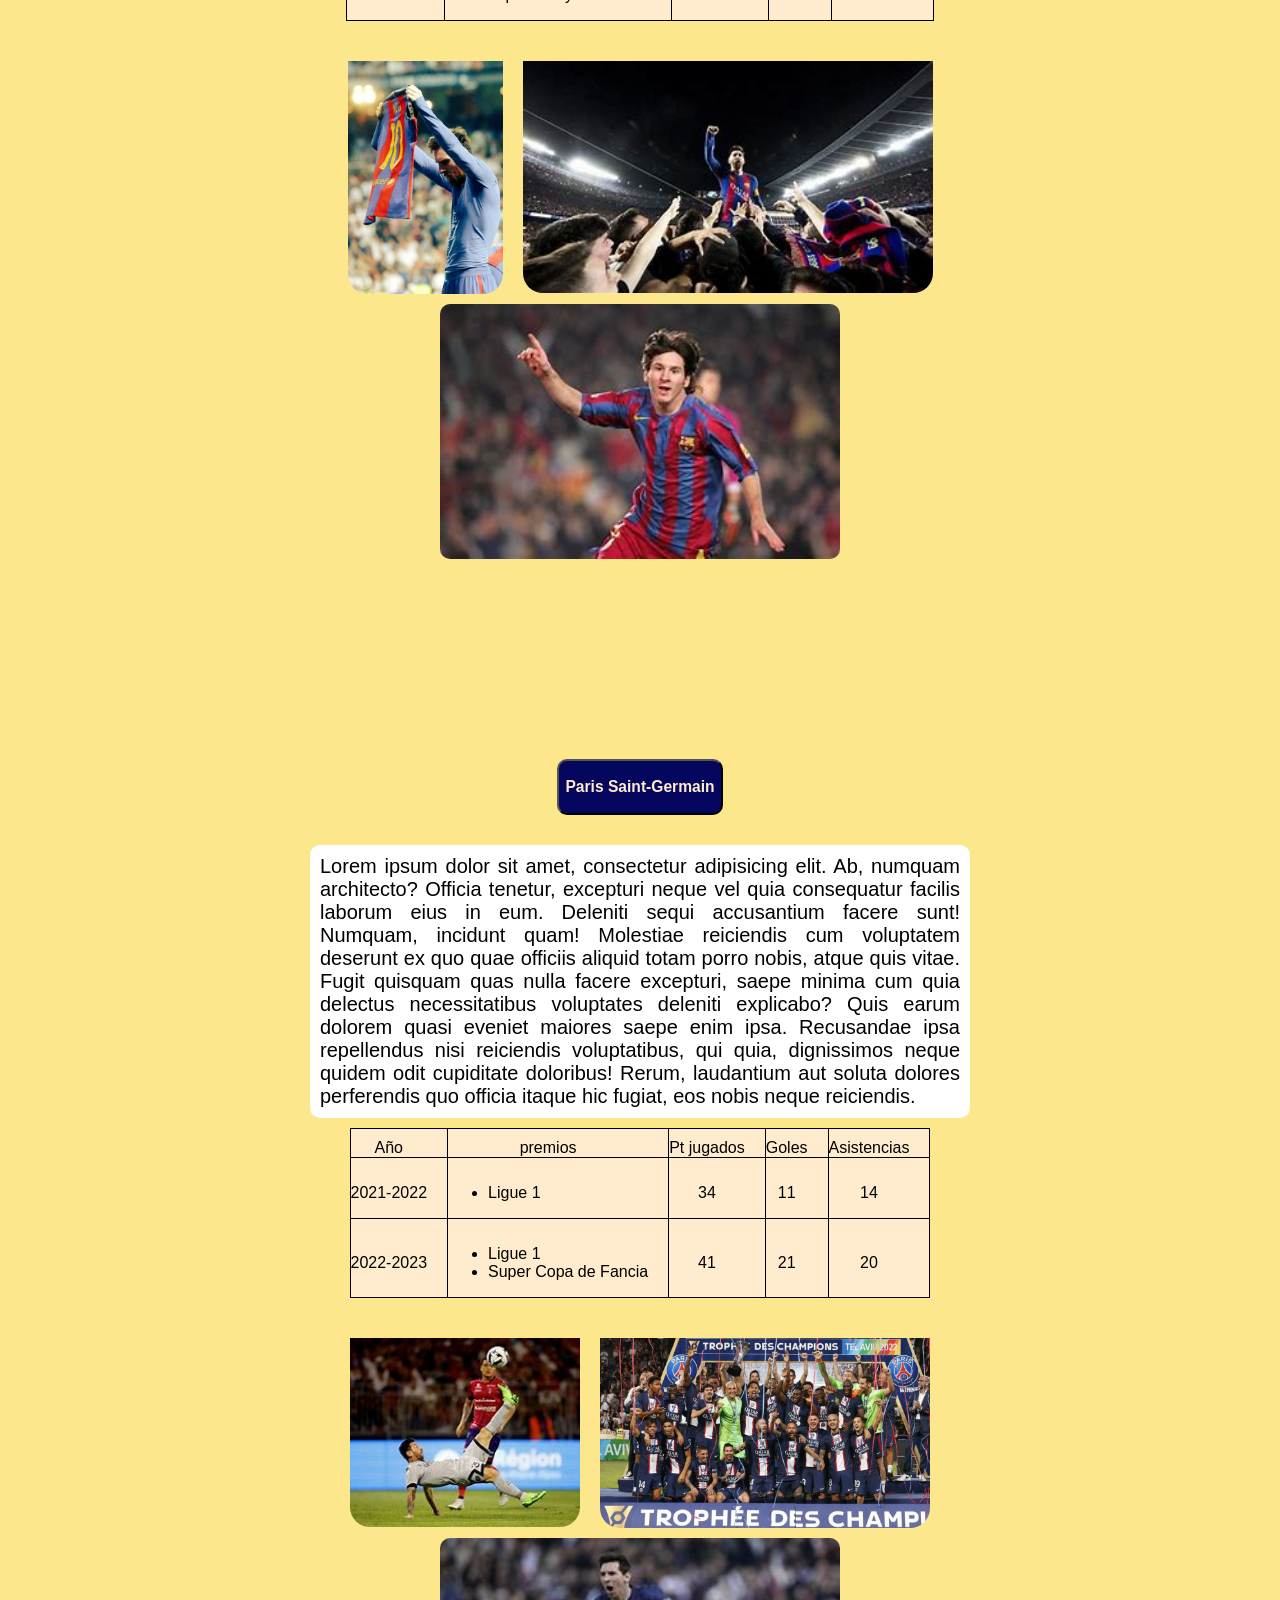
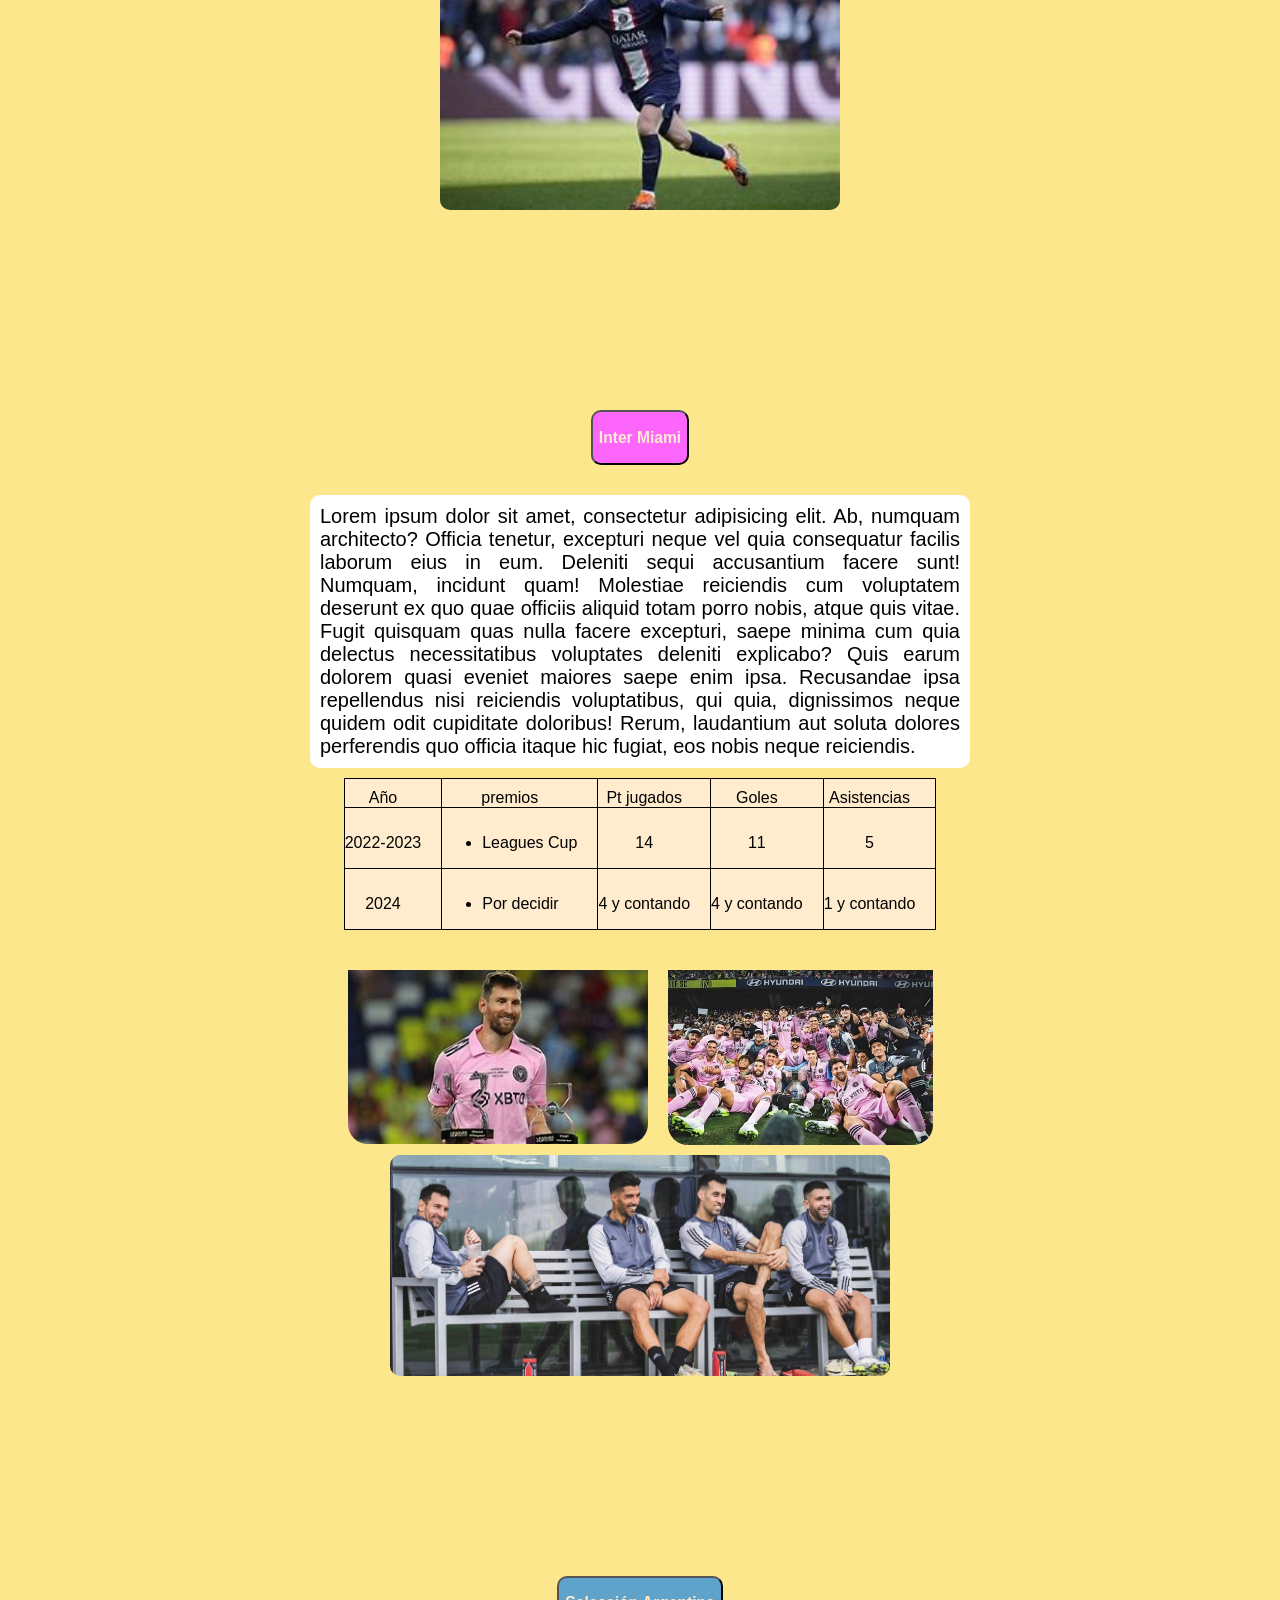
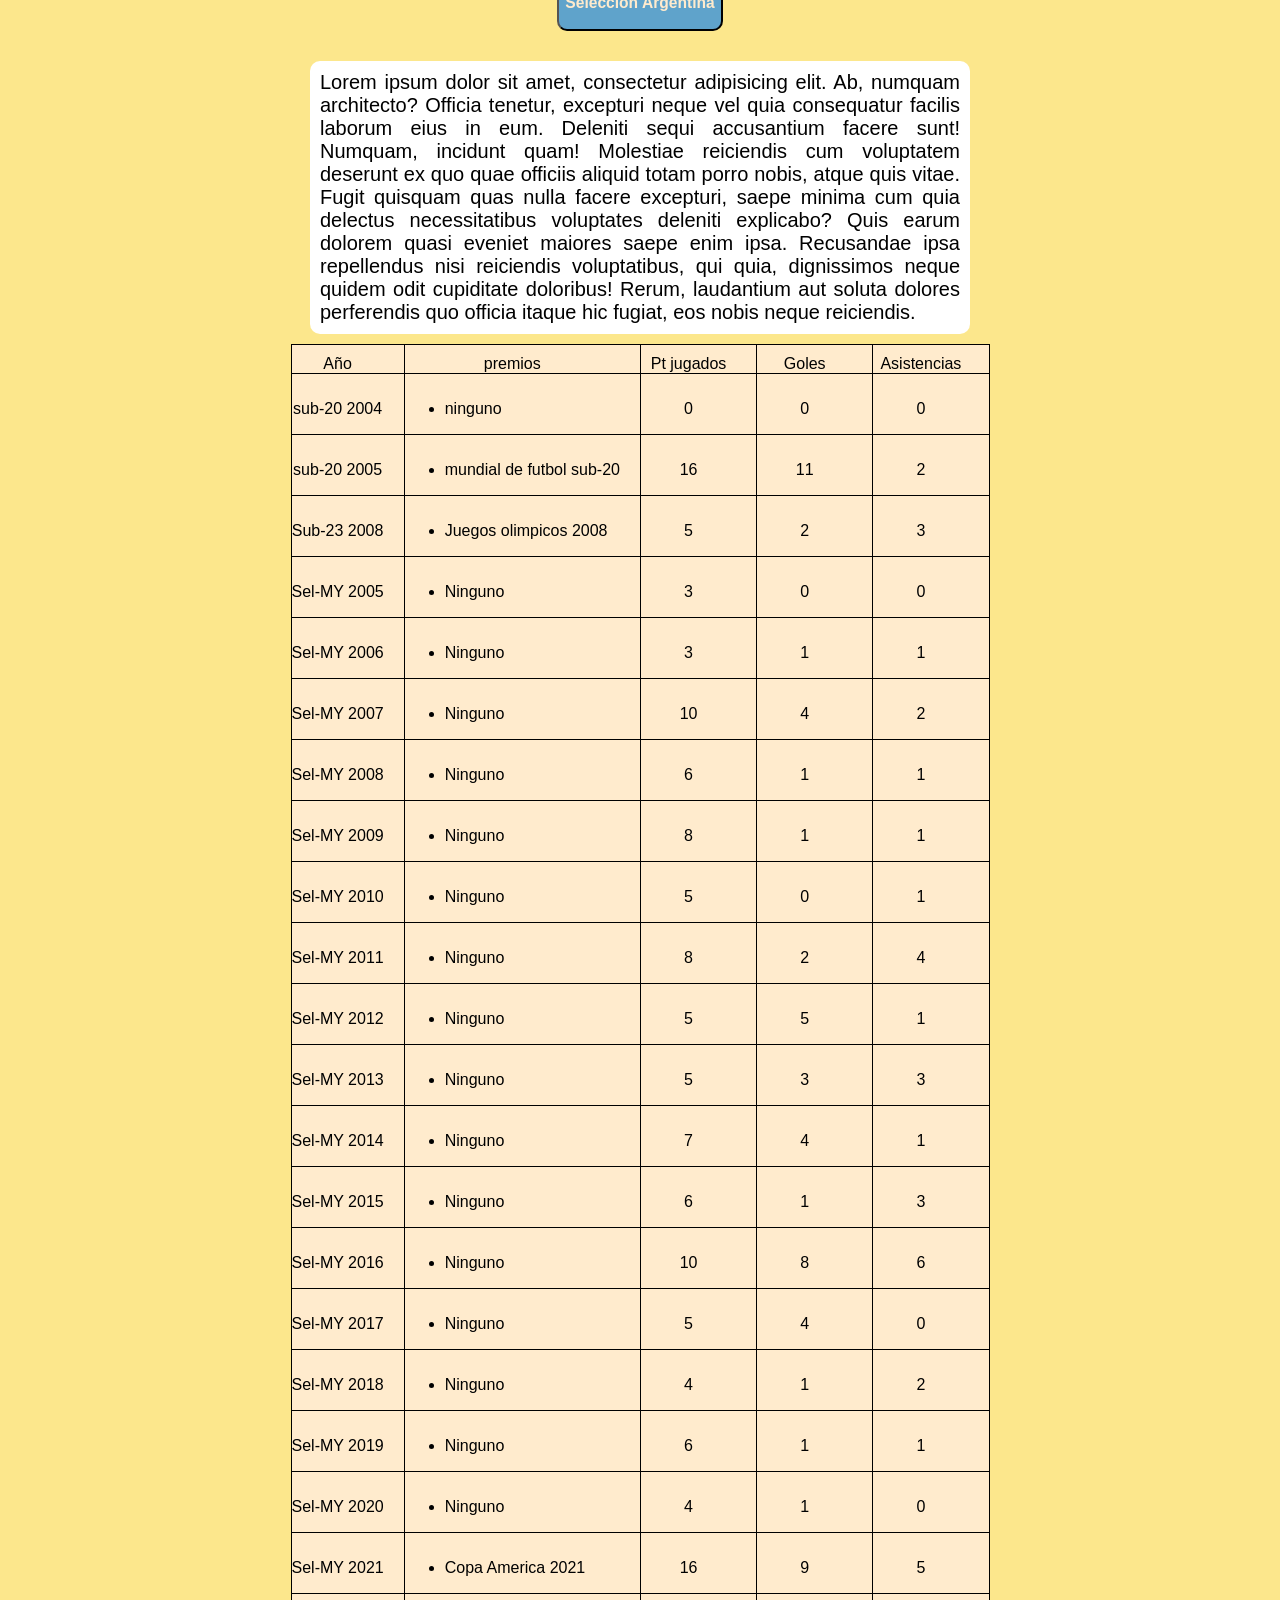
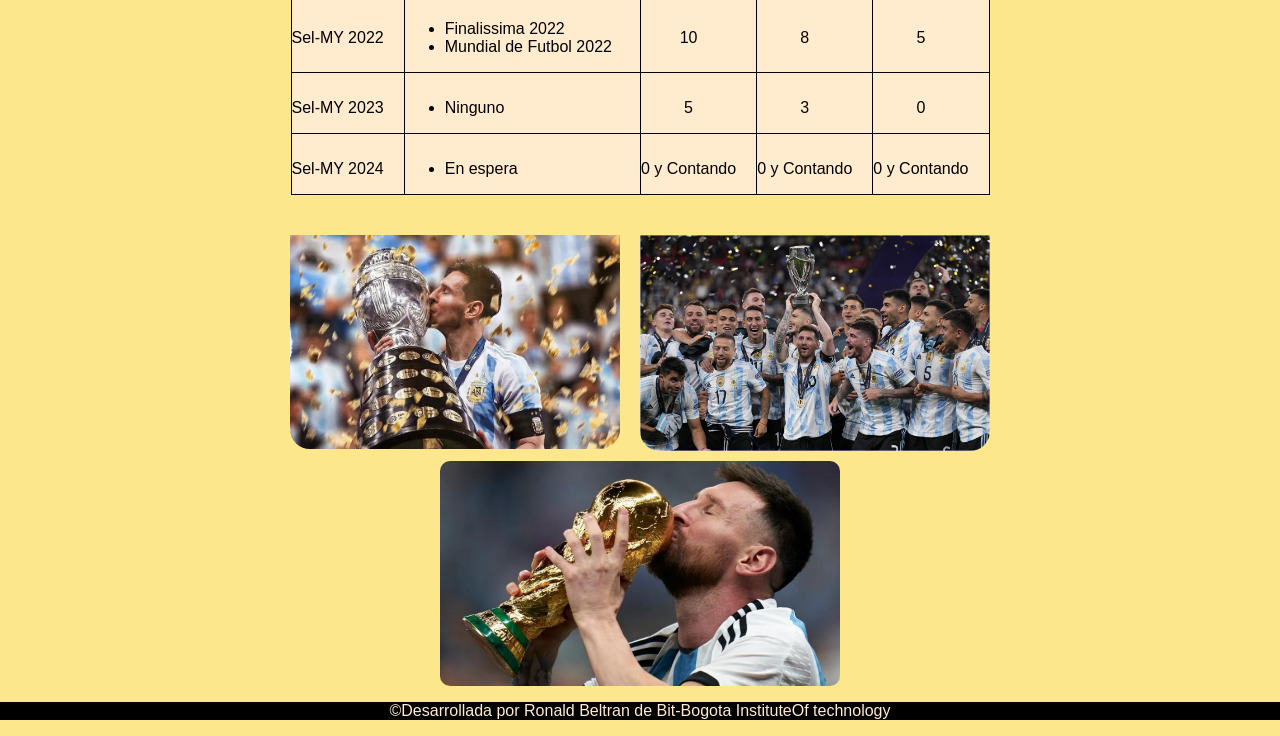
<file: proyectoPR.html>
<!DOCTYPE html>
<html lang="es">
  <head>
    <meta charset="UTF-8" />
    <meta name="viewport" content="width=device-width, initial-scale=1.0" />
    <title>Lio Messi</title>
    <link rel="stylesheet" href="/styles.css">
  </head>
  <body>
  <div>
    <body>
      <img src="/IMG/Lio_messi.jpg" alt="" width="150px " />
    </body>
    <ul class="parte_arriba1">
      <li class="parte_arriba">Biografia</li>
      <li class="parte_arriba">trofeos</li>
      <li class="parte_arriba">carrera</li>
    </ul>
  </div>
</div>
  <div class="fondo">
<h2> La leyenda</h2>
<p>No podia crecer,pero, llego a ser el más grande en la historia.
</p>
  </div>
<div id="listado_messi">
    <span>
        <a  href="#listado_messi1-1">  Barcelona</a>
        <a  href="#listado_messi2-2">Paris Saint-Germain</a>
        <a  href="#listado_messi3-3">Inter Miami</a>
        <a  href="#listado_messi4-4">Sel Argentina</a>
</span>
</div>
<main> 
<BUtton id="listado_messi1-1"><h3 >FC Barcelona</h3></BUtton>

<p class="parrafos-biografias">14 de diciembre de 2000 — Después de su comienzo en Newell's Old Boys como niño prodigio, Messi cruza el Atlántico en busca de un lugar en la reputada academia del Barcelona, conocida como La Masia. Charly Rexach, dirigente del equipo, escribe y firma el primer contrato de Messi con el club sobre una servilleta, luego de compartir una cerveza con un intermediario que representaba a Messi.</p>
<p class="parrafos-biografias">16 de noviembre de 2003 — Frank Rijkaard permite que Messi debute a los 16 años en un partido amistoso frente a un Porto dirigido por José Mourinho.</p>
<p class="parrafos-biografias">16 de octubre de 2004 — Messi juega su primer partido oficial con el Barcelona a los 17 años.</p>
<p class="parrafos-biografias">2005-2006 se gana un lugar en el ataque del Barça, junto con el brasileño Ronaldinho y el camerunés Samuel Eto'o</p>
<p class="parrafos-biografias">17 de mayo de 2006 — Messi conquista su primer título de la Liga de Campeones, pese a que se ausenta de la final ante el Arsenal por lesión. Durante la temporada.</p>
<p class="parrafos-biografias">10 de marzo de 2007, Messi consigue su primer triplete con el club, en un empate 3-3 frente al Real Madrid.</p>
<p class="parrafos-biografias">27 de mayo de 2009 — Messi gana su segunda Liga de Campeones, tras marcar un gol en la final, para que el conjunto catalán se imponga 2-0 al Manchester United. Con la salida de Ronaldinho y a llegada de Pep Guardiola como técnico, Messi se convierte en el astro indiscutible del Barcelona. Une fuerzas con Andrés Iniesta y Xavi Hernández para conducir al equipo a la conquista de un triplete inusitado de títulos en la Champions, La Liga española y la Copa del Rey.</p>
<p class="parrafos-biografias">1 de diciembre de 2009 — Messi conquista el primero de sus 8 Balones de Oro, un récord. Volverá a obtener el trofeo al mejor futbolista del mundo en 2010, 2011, 2012, 2015, 2019, 2021 y 2023.</p>
<p class="parrafos-biografias">28 de mayo de 2011 — Messi obtiene su tercer título de la Liga de Campeones para completar un doblete en un año en que gana por quinta ocasión La Liga española. Anota desde fuera del área para sentenciar el triunfo por 3-1 sobre el Manchester United en el duelo por el título continental.</p>
<p class="parrafos-biografias">7 de marzo de 2012 — El argentino se convierte en el primer jugador en anotar cinco tantos en un encuentro de la Liga de Campeones, en la paliza de 7-1 que el Barça le propina al Bayer Leverkusen.</p>
<p class="parrafos-biografias">20 de marzo de 2012 — Messi se entroniza como el mayor goleador histórico del Barcelona, apenas a los 24 años, tras rebasar las 232 dianas de César Rodríguez. Llegará a los 672 tantos con el conjunto.</p>
<p class="parrafos-biografias">9 de diciembre de 2012 — Rebasa el récord impuesto en 1972 por Gerd Müller, de 85 goles en un solo año con club y selección. Finaliza 2012 con 91 dianas por el Barcelona y la selección Argentina.</p>
<p class="parrafos-biografias">22 de noviembre de 2014 — Messi se proclama el mayor goleador de la historia en La Liga, rebasando los 251 tantos de Telmo Zarra Llegará a totalizar 474 goles en La Liga.</p>
<p class="parrafos-biografias">6 de junio de 2015 — “Leo” logra por cuarta vez y última vez el título en la Liga de Campeones. El Barcelona doblega 3-1 a la Juventus en la final.</p>
<p class="parrafos-biografias">6 de julio de 2016 — Messi y su padre Jorge son declarados culpables de defraudar al fisco español con 4,1 millones de euros (4,6 millones de dólares al tipo de cambio de aquel entonces), en ingresos no declarados por derechos de imagen. Messi y su progenitor, quien funge además como su agente, son condenados a 21 meses de cárcel, pero un juez revoca la sentencia, al tomar en cuenta que ninguno había reincidido en el delito.</p>
<p class="parrafos-biografias">25 de noviembre de 2017 — Messi firma su último contrato con el Barcelona, un convenio de cinco años, vigente hasta el 30 de junio de 2021. El diario español El Mundo revelaría años después que el acuerdo otorgó a Messi 138 millones de euros (168 millones de dólares) por campaña, haciéndolo el deportista mejor remunerado del mundo.</p>
<p class="parrafos-biografias">27 de abril de 2019 — Llega la décima y última coronación en La Liga.</p>
<p class="parrafos-biografias">5 de febrero de 2020 — El jugador truena contra el director deportivo del Barcelona, Eric Abidal, por cuestionar el esfuerzo realizado por el equipo, que pasa penurias tras la destitución del técnico Ernesto Valverde.</p>
<p class="parrafos-biografias">17 de julio de 2020 — El propio Messi considera que el equipo se mostró “débil y errático” tras perder el título de liga.</p>
<p class="parrafos-biografias">25 de agosto de 2020 — Messi envía al Barcelona un “burofax” —documento con entrega certificada—, mediante el que le informa su deseo de marcharse tras la primera campaña del club sin un solo título en una década. El club rechaza la petición. Más tarde, el astro advierte que jugará el último año de su contrato antes de decidir su futuro.</p>
<p class="parrafos-biografias">23 de diciembre de 2020 — Messi rebasa el hito de 643 goles conseguidos por Pelé con un solo club.</p>
<p class="parrafos-biografias">17 de abril de 2021 — Consigue dos tantos para que el Barcelona apabulle 4-0 al Athletic de Bilbao en la final de la Copa del Rey. La séptima coronación en este certamen eleva a 35 la cifra definitiva de títulos obtenidos por el Barcelona con Messi.</p>
<h3>Estadisticas en el FC Barcelona</h3>
<table>
    
    <thead>
        <td>Año</td>
        <td>premios</td>
        <td>Pt jugados</td>
        <td>Goles</td>
        <td>Asistencias</td>

    </thead>

    <tr>
        <td>2003-2004</td>
        <td>
            <ul>
                <li>Liga española </li>
             
            </ul>
        </td>
        <td> 9 </td>
        <td> 1 </td>
        <td> 0 </td>

    </tr>

    <tr>
        <td>2005-2006</td>
        <td>
            <ul>
                <li>Liga Española </li>
                <li>Liga de Campeones</li>
                <li>Super Copa de España</li>
            </ul>
        </td>
        <td>25</td>
        <td> 8 </td>
        <td> 3 </td>
    </tr>

    <tr>
        <td>2006-2007</td>
        <td>
            <ul>
                <li>Super Copa de España</li>
            </ul>
        </td>
        <td> 36 </td>
        <td> 17 </td>
        <td> 3 </td>
    </tr>

    <tr>
        <td>2007-2008</td>
        <td>
            <ul>
                <li> ninguno </li>
            </ul>
        </td>
        <td> 40 </td>
        <td> 16 </td>
        <td> 13 </td>
    </tr>

    <tr>
        <td>2008-2009</td>
        <td>
            <ul>
                <li>Liga Española </li>
                <li>Copa del Rey </li>
                <li>Liga de Campeones</li>
            </ul>
        </td>
        <td>51</td>
        <td> 38 </td>
        <td> 17 </td>
    </tr>

    <tr>
        <td>2009-2010</td>
        <td>
            <ul>
                <li>Liga Española </li>
                <li>Super Copa de España </li>
                <li>Super Copa de Europa</li>
                <li>Mundial de Clubes</li>
            </ul>
        </td>
        <td>53  </td>
        <td> 47 </td>
        <td> 11 </td>
    </tr>

    <tr>
        <td>2010-2011</td>
        <td>
            <ul>
                <li>Liga Española </li>
                <li>Liga de Campeones </li>
                <li>Super Copa de España</li>
            </ul>
        </td>
        <td>55  </td>
        <td>53  </td>
        <td>23  </td>
    </tr>

    <tr>
        <td>2011-2012</td>
        <td>
            <ul>
                <li>Copa del Rey </li>
                <li> Super Copa de España</li>
                <li>Super Copa de Europa</li>
                <li>Mundial de Clubes</li>
            </ul>
        </td>
        <td> 60 </td>
        <td> 73 </td>
        <td> 30 </td>
    </tr>

    <tr>
        <td>2012-2013</td>
        <td>
            <ul>
                <li>Liga Española </li>
            </ul>
        </td>
        <td> 50 </td>
        <td> 60 </td>
        <td> 15 </td>
    </tr>

    <tr>
        <td>2013-2014</td>
        <td>
            <ul>
                <li>Super Copa de España </li>
            </ul>
        </td>
        <td> 46 </td>
        <td> 41 </td>
        <td> 14 </td>
    </tr>

    <tr>
        <td>2014-2015</td>
        <td>
            <ul>
                <li>Liga Española</li>
                <li>Copa del Rey </li>
                <li>Liga de Campeones</li>
            </ul>
        </td>
        <td> 57 </td>
        <td> 58 </td>
        <td> 27 </td>
    </tr>

    <tr>
        <td>2015-2016</td>
        <td>
            <ul>
                <li>Liga Española </li>
                <li> Copa del Rey </li>
                <li>Super Copa de Europa </li>
                <li>Mundial de Clubes</li>
            </ul>
        </td>
        <td> 49 </td>
        <td> 41 </td>
        <td> 23 </td>
    </tr>

    <tr>
        <td>2016-2017</td>
        <td>
            <ul>
                <li>Copa del Rey </li>
                <li>Super Copa de España </li>
            </ul>
        </td>
        <td> 52 </td>
        <td> 54 </td>
        <td> 16 </td>
    </tr>

    <tr>
        <td>2017-2018</td>
        <td>
            <ul>
                <li>Liga Española  </li>
                <li>Copa del Rey  </li>
            </ul>
        </td>
        <td>54  </td>
        <td> 45 </td>
        <td> 18 </td>
    </tr>

    <tr>
        <td>2018-2019</td>
        <td>
            <ul>
                <li>Liga Española  </li>
                <li> Super Copa de España  </li>
            </ul>
        </td>
        <td> 50 </td>
        <td> 51 </td>
        <td> 12 </td>
    </tr>

    <tr>
        <td>2019-2020</td>
        <td>
            <ul>
                <li>Ninguno </li>
            </ul>
        </td>
        <td> 44 </td>
        <td> 31 </td>
        <td> 25 </td>
    </tr>

    <tr>
        <td>2020-2021</td>
        <td>
            <ul>
                <li>Copa dl Rey </li>
                
            </ul>
        </td>
        <td> 47 </td>
        <td> 38 </td>
        <td> 12 </td>
    </tr>


    
</table>
<span>
 <img src="/IMG/messiico.jpg" alt="" width="155px" class="thegoat1" >
 <img src="/IMG/messiico2.jpg" alt="" width="410px" class="thegoat1">
</span>
<img src="/IMG/messiico3.jpg" alt="" width="400px">

<BUtton id="listado_messi2-2"><h3 id="psgg">Paris Saint-Germain</h3></BUtton>
<p class="parrafos-biografias">Lorem ipsum dolor sit amet, consectetur adipisicing elit. Ab, numquam architecto? Officia tenetur, excepturi neque vel quia consequatur facilis laborum eius in eum. Deleniti sequi accusantium facere sunt! Numquam, incidunt quam! Molestiae reiciendis cum voluptatem deserunt ex quo quae officiis aliquid totam porro nobis, atque quis vitae. Fugit quisquam quas nulla facere excepturi, saepe minima cum quia delectus necessitatibus voluptates deleniti explicabo? Quis earum dolorem quasi eveniet maiores saepe enim ipsa. Recusandae ipsa repellendus nisi reiciendis voluptatibus, qui quia, dignissimos neque quidem odit cupiditate doloribus! Rerum, laudantium aut soluta dolores perferendis quo officia itaque hic fugiat, eos nobis neque reiciendis.</p>
<table>
    
    <thead>
        <td>Año</td>
        <td>premios</td>
        <td>Pt jugados</td>
        <td>Goles</td>
        <td>Asistencias</td>

    </thead>

    <tr>
        <td>2021-2022</td>
        <td>
            <ul>
                <li>Ligue 1 </li>
             
            </ul>
        </td>
        <td> 34 </td>
        <td> 11 </td>
        <td> 14 </td>

    </tr>

    <tr>
        <td>2022-2023</td>
        <td>
            <ul>
                <li>Ligue 1 </li>
                <li>Super Copa de Fancia</li>
                
            </ul>
        </td>
        <td>41</td>
        <td> 21 </td>
        <td> 20 </td>
    </tr>
</table>
<span>
<img src="/IMG/messiicopsg.jpg" alt="" width="230px" class="thegoat1">
<img src="/IMG/Messiicopsg2.jpg" alt="" width="330px" class="thegoat1">
</span>
<img src="/IMG/messiicopsg3.jpg" alt="" width="400px">

 <button id="listado_messi3-3"><h3 id="intmm">Inter Miami</h3></button>
 <p class="parrafos-biografias">Lorem ipsum dolor sit amet, consectetur adipisicing elit. Ab, numquam architecto? Officia tenetur, excepturi neque vel quia consequatur facilis laborum eius in eum. Deleniti sequi accusantium facere sunt! Numquam, incidunt quam! Molestiae reiciendis cum voluptatem deserunt ex quo quae officiis aliquid totam porro nobis, atque quis vitae. Fugit quisquam quas nulla facere excepturi, saepe minima cum quia delectus necessitatibus voluptates deleniti explicabo? Quis earum dolorem quasi eveniet maiores saepe enim ipsa. Recusandae ipsa repellendus nisi reiciendis voluptatibus, qui quia, dignissimos neque quidem odit cupiditate doloribus! Rerum, laudantium aut soluta dolores perferendis quo officia itaque hic fugiat, eos nobis neque reiciendis.</p>
<table>
    
    <thead>
        <td>Año</td>
        <td>premios</td>
        <td>Pt jugados</td>
        <td>Goles</td>
        <td>Asistencias</td>

    </thead>

    <tr>
        <td>2022-2023</td>
        <td>
            <ul>
                <li>Leagues Cup </li>
             
            </ul>
        </td>
        <td> 14 </td>
        <td> 11 </td>
        <td> 5 </td>

    </tr>

    <tr>
        <td>2024</td>
        <td>
            <ul>
                <li> Por decidir</li>
                
                
            </ul>
        </td>
        <td>4 y contando</td>
        <td> 4 y contando </td>
        <td> 1 y contando </td>
    </tr>
</table>
<span>
    <img src="/IMG/messiicointm.jpg" alt="" class="thegoat1" width="300px">
    <img src="/IMG/messiicointm2.jpg.jpeg" alt="" width="265px " class="thegoat1">
</span>
<img src="/IMG/messiicointm3.jpg" alt="" width="500px">

<button id="listado_messi4-4"><h3>Selección Argentina</h3></button>
<p class="parrafos-biografias">Lorem ipsum dolor sit amet, consectetur adipisicing elit. Ab, numquam architecto? Officia tenetur, excepturi neque vel quia consequatur facilis laborum eius in eum. Deleniti sequi accusantium facere sunt! Numquam, incidunt quam! Molestiae reiciendis cum voluptatem deserunt ex quo quae officiis aliquid totam porro nobis, atque quis vitae. Fugit quisquam quas nulla facere excepturi, saepe minima cum quia delectus necessitatibus voluptates deleniti explicabo? Quis earum dolorem quasi eveniet maiores saepe enim ipsa. Recusandae ipsa repellendus nisi reiciendis voluptatibus, qui quia, dignissimos neque quidem odit cupiditate doloribus! Rerum, laudantium aut soluta dolores perferendis quo officia itaque hic fugiat, eos nobis neque reiciendis.</p>
<table>
    
    <thead>
        <td>Año</td>
        <td>premios</td>
        <td>Pt jugados</td>
        <td>Goles</td>
        <td>Asistencias</td>

    </thead>

    <tr>
        <td>sub-20 2004</td>
        <td>
            <ul>
                <li>ninguno </li>
             
            </ul>
        </td>
        <td> 0 </td>
        <td> 0 </td>
        <td> 0 </td>

    </tr>

    <tr>
        <td>sub-20 2005</td>
        <td>
            <ul>
                <li> mundial de futbol sub-20 </li>
                
                
            </ul>
        </td>
        <td>16</td>
        <td>11 </td>
        <td> 2 </td>
    </tr>

    <tr>
        <td>Sub-23 2008</td>
        <td>
            <ul>
                <li>Juegos olimpicos 2008 </li>
                
                
            </ul>
        </td>
        <td>5</td>
        <td>2 </td>
        <td>3  </td>
    </tr>

    <tr>
        <td>Sel-MY 2005</td>
        <td>
            <ul>
                <li>Ninguno </li>
                
                
            </ul>
        </td>
        <td>3</td>
        <td> 0</td>
        <td>  0</td>
    </tr>

    <tr>
        <td>Sel-MY 2006</td>
        <td>
            <ul>
                <li>Ninguno </li>
                
                
            </ul>
        </td>
        <td>3</td>
        <td>1 </td>
        <td>1  </td>
    </tr>

    <tr>
        <td>Sel-MY 2007</td>
        <td>
            <ul>
                <li>Ninguno </li>
                
                
            </ul>
        </td>
        <td>10</td>
        <td>4</td>
        <td>2</td>
    </tr>

    <tr>
        <td>Sel-MY 2008</td>
        <td>
            <ul>
                <li>Ninguno </li>
                
                
            </ul>
        </td>
        <td>6</td>
        <td>1</td>
        <td>1</td>
    </tr>

    <tr>
        <td>Sel-MY 2009</td>
        <td>
            <ul>
                <li>Ninguno  </li>
                
                
            </ul>
        </td>
        <td>8</td>
        <td>1</td>
        <td>1</td>
    </tr>

    <tr>
        <td>Sel-MY 2010</td>
        <td>
            <ul>
                <li>Ninguno </li>
                
                
            </ul>
        </td>
        <td>5</td>
        <td>0</td>
        <td>1</td>
    </tr>

    <tr>
        <td>Sel-MY 2011</td>
        <td>
            <ul>
                <li>Ninguno </li>
                
                
            </ul>
        </td>
        <td>8</td>
        <td>2</td>
        <td>4</td>
    </tr>

    <tr>
        <td>Sel-MY 2012</td>
        <td>
            <ul>
                <li>Ninguno </li>
                
                
            </ul>
        </td>
        <td>5</td>
        <td>5</td>
        <td>1</td>
    </tr>

    <tr>
        <td>Sel-MY 2013</td>
        <td>
            <ul>
                <li>Ninguno </li>
                
                
            </ul>
        </td>
        <td>5</td>
        <td>3</td>
        <td>3</td>
    </tr>

    <tr>
        <td>Sel-MY 2014</td>
        <td>
            <ul>
                <li>Ninguno </li>
                
                
            </ul>
        </td>
        <td>7</td>
        <td>4</td>
        <td>1</td>
    </tr>

    <tr>
        <td>Sel-MY 2015</td>
        <td>
            <ul>
                <li>Ninguno </li>
                
                
            </ul>
        </td>
        <td>6</td>
        <td>1</td>
        <td>3</td>
    </tr>

    <tr>
        <td>Sel-MY 2016</td>
        <td>
            <ul>
                <li>Ninguno </li>
                
                
            </ul>
        </td>
        <td>10</td>
        <td>8</td>
        <td>6</td>
    </tr>

    <tr>
        <td>Sel-MY 2017</td>
        <td>
            <ul>
                <li>Ninguno</li>
                
                
            </ul>
        </td>
        <td>5</td>
        <td>4</td>
        <td>0</td>
    </tr>

    <tr>
        <td>Sel-MY 2018</td>
        <td>
            <ul>
                <li>Ninguno</li>
                
                
            </ul>
        </td>
        <td>4</td>
        <td>1</td>
        <td>2</td>
    </tr>

    <tr>
        <td>Sel-MY 2019</td>
        <td>
            <ul>
                <li>Ninguno </li>
                
                
            </ul>
        </td>
        <td>6</td>
        <td>1</td>
        <td>1</td>
    </tr>

    <tr>
        <td>Sel-MY 2020</td>
        <td>
            <ul>
                <li>Ninguno</li>
                
                
            </ul>
        </td>
        <td>4</td>
        <td>1</td>
        <td>0</td>
    </tr>

    <tr>
        <td>Sel-MY 2021</td>
        <td>
            <ul>
                <li>Copa America 2021</li>
                
                
            </ul>
        </td>
        <td>16</td>
        <td>9</td>
        <td>5</td>
    </tr>

    <tr>
        <td>Sel-MY 2022</td>
        <td>
            <ul>
                <li>Finalissima 2022</li>
                <li>Mundial de Futbol 2022</li>
                
                
            </ul>
        </td>
        <td>10</td>
        <td>8</td>
        <td>5</td>
    </tr>

    <tr>
        <td>Sel-MY 2023</td>
        <td>
            <ul>
                <li>Ninguno</li>
                
                
            </ul>
        </td>
        <td>5</td>
        <td>3</td>
        <td>0</td>
    </tr>

    <tr>
        <td>Sel-MY 2024</td>
        <td>
            <ul>
                <li>En espera</li>
                
                
            </ul>
        </td>
        <td>0 y Contando</td>
        <td>0 y Contando</td>
        <td>0 y Contando</td>
    </tr>
</table>
</span>
<span>
    <img src="/IMG/messiicoarg.jpg" alt="" width="330px" class="thegoat1">
    <img src="/IMG/messiicoarg2.jpg" alt="" width="350px" class="thegoat1">
</span>
<img src="/IMG/messiicoarg3.jpg" alt="" width="400px">
</main>
<p id="el_pie">©Desarrollada por Ronald Beltran de Bit-Bogota InstituteOf technology</p>


</body>
</html>
</file>
<file: styles.css>
body {
  font-family: Arial, Helvetica, sans-serif;
  background-color: #fce78c;
  background-image: url("data:image/svg+xml,%3Csvg xmlns='http://www.w3.org/2000/svg' width='100%25' height='100%25' viewBox='0 0 100 60'%3E%3Cg fill-opacity='0.78'%3E%3Crect fill='%23FCE78C' width='11' height='11'/%3E%3Crect fill='%23fee589' x='10' width='11' height='11'/%3E%3Crect fill='%23ffe287' y='10' width='11' height='11'/%3E%3Crect fill='%23ffe084' x='20' width='11' height='11'/%3E%3Crect fill='%23ffdd82' x='10' y='10' width='11' height='11'/%3E%3Crect fill='%23ffda7f' y='20' width='11' height='11'/%3E%3Crect fill='%23ffd87d' x='30' width='11' height='11'/%3E%3Crect fill='%23ffd57c' x='20' y='10' width='11' height='11'/%3E%3Crect fill='%23ffd27a' x='10' y='20' width='11' height='11'/%3E%3Crect fill='%23ffd078' y='30' width='11' height='11'/%3E%3Crect fill='%23ffcd77' x='40' width='11' height='11'/%3E%3Crect fill='%23ffca76' x='30' y='10' width='11' height='11'/%3E%3Crect fill='%23ffc775' x='20' y='20' width='11' height='11'/%3E%3Crect fill='%23ffc474' x='10' y='30' width='11' height='11'/%3E%3Crect fill='%23ffc173' y='40' width='11' height='11'/%3E%3Crect fill='%23ffbe73' x='50' width='11' height='11'/%3E%3Crect fill='%23ffbb73' x='40' y='10' width='11' height='11'/%3E%3Crect fill='%23ffb873' x='30' y='20' width='11' height='11'/%3E%3Crect fill='%23ffb573' x='20' y='30' width='11' height='11'/%3E%3Crect fill='%23ffb273' x='10' y='40' width='11' height='11'/%3E%3Crect fill='%23ffaf74' y='50' width='11' height='11'/%3E%3Crect fill='%23ffac74' x='60' width='11' height='11'/%3E%3Crect fill='%23ffa975' x='50' y='10' width='11' height='11'/%3E%3Crect fill='%23ffa576' x='40' y='20' width='11' height='11'/%3E%3Crect fill='%23ffa277' x='30' y='30' width='11' height='11'/%3E%3Crect fill='%23ff9f79' x='20' y='40' width='11' height='11'/%3E%3Crect fill='%23ff9c7a' x='10' y='50' width='11' height='11'/%3E%3Crect fill='%23ff987c' x='70' width='11' height='11'/%3E%3Crect fill='%23ff957e' x='60' y='10' width='11' height='11'/%3E%3Crect fill='%23ff9280' x='50' y='20' width='11' height='11'/%3E%3Crect fill='%23ff8f82' x='40' y='30' width='11' height='11'/%3E%3Crect fill='%23ff8b84' x='30' y='40' width='11' height='11'/%3E%3Crect fill='%23ff8886' x='20' y='50' width='11' height='11'/%3E%3Crect fill='%23ff8589' x='80' width='11' height='11'/%3E%3Crect fill='%23ff828b' x='70' y='10' width='11' height='11'/%3E%3Crect fill='%23ff7e8e' x='60' y='20' width='11' height='11'/%3E%3Crect fill='%23ff7b91' x='50' y='30' width='11' height='11'/%3E%3Crect fill='%23ff7894' x='40' y='40' width='11' height='11'/%3E%3Crect fill='%23ff7597' x='30' y='50' width='11' height='11'/%3E%3Crect fill='%23ff729a' x='90' width='11' height='11'/%3E%3Crect fill='%23ff6f9e' x='80' y='10' width='11' height='11'/%3E%3Crect fill='%23ff6da1' x='70' y='20' width='11' height='11'/%3E%3Crect fill='%23ff6aa4' x='60' y='30' width='11' height='11'/%3E%3Crect fill='%23ff68a8' x='50' y='40' width='11' height='11'/%3E%3Crect fill='%23ff65ac' x='40' y='50' width='11' height='11'/%3E%3Crect fill='%23ff63af' x='90' y='10' width='11' height='11'/%3E%3Crect fill='%23ff61b3' x='80' y='20' width='11' height='11'/%3E%3Crect fill='%23ff5fb7' x='70' y='30' width='11' height='11'/%3E%3Crect fill='%23ff5ebb' x='60' y='40' width='11' height='11'/%3E%3Crect fill='%23ff5cbf' x='50' y='50' width='11' height='11'/%3E%3Crect fill='%23ff5bc3' x='90' y='20' width='11' height='11'/%3E%3Crect fill='%23ff5ac7' x='80' y='30' width='11' height='11'/%3E%3Crect fill='%23ff59cb' x='70' y='40' width='11' height='11'/%3E%3Crect fill='%23ff59cf' x='60' y='50' width='11' height='11'/%3E%3Crect fill='%23ff59d3' x='90' y='30' width='11' height='11'/%3E%3Crect fill='%23ff59d7' x='80' y='40' width='11' height='11'/%3E%3Crect fill='%23fd59db' x='70' y='50' width='11' height='11'/%3E%3Crect fill='%23f959df' x='90' y='40' width='11' height='11'/%3E%3Crect fill='%23f35ae3' x='80' y='50' width='11' height='11'/%3E%3Crect fill='%23EE5BE7' x='90' y='50' width='11' height='11'/%3E%3C/g%3E%3C/svg%3E");
  background-attachment: fixed;
  background-size: cover;
  height: 100%;
  margin: 0%;
  background-attachment: fixed;
}

div {
  height: 90px;
  padding: 40px;
}

img {
  float: left;
  border-radius: 10px;
}

.parte_arriba1 {
  float: right;
  list-style: none;
}

.parte_arriba {
  float: left;
  padding: 25px;
}

.fondo {
  background-image: url(./IMG/messi_wl.jpg);

  background-repeat: no-repeat;
  background-size: cover;
  color: beige;
  background-size: 100% 220%;

  text-align: center;
}

h2 {
  font-family: "Franklin Gothic Medium", "Arial Narrow", Arial, sans-serif;
}

p {
  font-family: "Gill Sans", "Gill Sans MT", Calibri, "Trebuchet MS", sans-serif;
}

#listado_messi {
  max-width: 700px;
  margin: 0.5% auto;
}

h3 {
  text-align: center;
}

table {
  font-size: 1em;
  max-width: 2000px;
  margin: 0% auto;
  table-layout: fixed;
  border-collapse: collapse;
  background-color: blanchedalmond;
  padding: 20px 0px 0px 0px;
}

thead {
  max-width: 2000px;

  color: blanchedalmond;
}

td {
  padding: 10px 20px 0px 0px;
  border: 1px solid black;
  border-collapse: collapse;
  color: black;
  text-align: center;
}
li {
  text-align: left;
}

#el_pie {
  background-color: black;
  color: blanchedalmond;
  text-align: center;
}

.thegoat1 {
  padding: 30px 0px 0px 0px;
  margin: 10px;
  border-radius: 20px;
}

main {
  min-height: 100vh;
  display: flex;
  flex-direction: column;
  align-items: center;
  justify-content: center;
}

footer {
  background-color: black;
}

#listado_messi1-1 {
  background-color: #831238;

  color: blanchedalmond;
  margin: 30px;
  border-radius: 10px;
}

#listado_messi2-2 {
  background-color: #05075f;
  color: blanchedalmond;
  margin: 200px 10px 20px;
  border-radius: 10px;
}

#listado_messi3-3 {
  background-color: #fd66fd;
  color: blanchedalmond;
  margin: 200px 0px 20px;
  border-radius: 10px;
}

#listado_messi4-4 {
  background-color: #5fa3cb;
  color: blanchedalmond;
  margin: 200px 0px 20px;
  border-radius: 10px;
}

a {
  background-color: #6370ff;
  background-image: url("data:image/svg+xml,%3Csvg xmlns='http://www.w3.org/2000/svg' width='100%25' height='100%25' viewBox='0 0 1600 800'%3E%3Cg stroke='%23000' stroke-width='66' stroke-opacity='0.16' %3E%3Ccircle fill='%236370FF' cx='0' cy='0' r='1800'/%3E%3Ccircle fill='%23606df8' cx='0' cy='0' r='1700'/%3E%3Ccircle fill='%235e69f0' cx='0' cy='0' r='1600'/%3E%3Ccircle fill='%235b66e8' cx='0' cy='0' r='1500'/%3E%3Ccircle fill='%235862e0' cx='0' cy='0' r='1400'/%3E%3Ccircle fill='%23555ed7' cx='0' cy='0' r='1300'/%3E%3Ccircle fill='%23525ace' cx='0' cy='0' r='1200'/%3E%3Ccircle fill='%234f56c5' cx='0' cy='0' r='1100'/%3E%3Ccircle fill='%234c51bb' cx='0' cy='0' r='1000'/%3E%3Ccircle fill='%23484db1' cx='0' cy='0' r='900'/%3E%3Ccircle fill='%234448a6' cx='0' cy='0' r='800'/%3E%3Ccircle fill='%2341439a' cx='0' cy='0' r='700'/%3E%3Ccircle fill='%233c3d8e' cx='0' cy='0' r='600'/%3E%3Ccircle fill='%23383680' cx='0' cy='0' r='500'/%3E%3Ccircle fill='%23332f70' cx='0' cy='0' r='400'/%3E%3Ccircle fill='%232e265e' cx='0' cy='0' r='300'/%3E%3Ccircle fill='%23281b47' cx='0' cy='0' r='200'/%3E%3Ccircle fill='%23210024' cx='0' cy='0' r='100'/%3E%3C/g%3E%3C/svg%3E");
  background-attachment: fixed;
  background-size: cover;
  color: blanchedalmond;
  margin: 30px;
  border-radius: 10px;
  padding: 5px;
  text-decoration: none;
}

.parrafos-biografias {
  max-width: 50%;
  text-align: left;
  text-align: justify;
  background-color: #ffffff;
  background-image: url("data:image/svg+xml,%3Csvg xmlns='http://www.w3.org/2000/svg' viewBox='0 0 1600 900'%3E%3Cdefs%3E%3ClinearGradient id='a' x1='0' x2='0' y1='1' y2='0' gradientTransform='rotate(208,0.5,0.5)'%3E%3Cstop offset='0' stop-color='%2391E4FF'/%3E%3Cstop offset='1' stop-color='%23CDFF84'/%3E%3C/linearGradient%3E%3ClinearGradient id='b' x1='0' x2='0' y1='0' y2='1' gradientTransform='rotate(244,0.5,0.5)'%3E%3Cstop offset='0' stop-color='%23FF897E'/%3E%3Cstop offset='1' stop-color='%23FFDF58'/%3E%3C/linearGradient%3E%3C/defs%3E%3Cg fill='%23FFF' fill-opacity='0' stroke-miterlimit='10'%3E%3Cg stroke='url(%23a)' stroke-width='24.09'%3E%3Cpath transform='translate(-133 30.4) rotate(19 1409 581) scale(1.076)' d='M1409 581 1450.35 511 1490 581z'/%3E%3Ccircle stroke-width='8.030000000000001' transform='translate(-76 76) rotate(22.8 800 450) scale(1.038)' cx='500' cy='100' r='40'/%3E%3Cpath transform='translate(68.4 -228) rotate(228 401 736) scale(1.038)' d='M400.86 735.5h-83.73c0-23.12 18.74-41.87 41.87-41.87S400.86 712.38 400.86 735.5z'/%3E%3C/g%3E%3Cg stroke='url(%23b)' stroke-width='7.3'%3E%3Cpath transform='translate(456 -30.4) rotate(7.6 150 345) scale(0.924)' d='M149.8 345.2 118.4 389.8 149.8 434.4 181.2 389.8z'/%3E%3Crect stroke-width='16.060000000000002' transform='translate(-304 -190) rotate(273.6 1089 759)' x='1039' y='709' width='100' height='100'/%3E%3Cpath transform='translate(-456 152) rotate(45.6 1400 132)' d='M1426.8 132.4 1405.7 168.8 1363.7 168.8 1342.7 132.4 1363.7 96 1405.7 96z'/%3E%3C/g%3E%3C/g%3E%3C/svg%3E");
  background-attachment: fixed;
  background-size: cover;
  color: black;
  border-radius: 10px;
  padding: 10px;
  margin: 10px;
  width: 100%;
  font-size: 20px;
}
</file>
